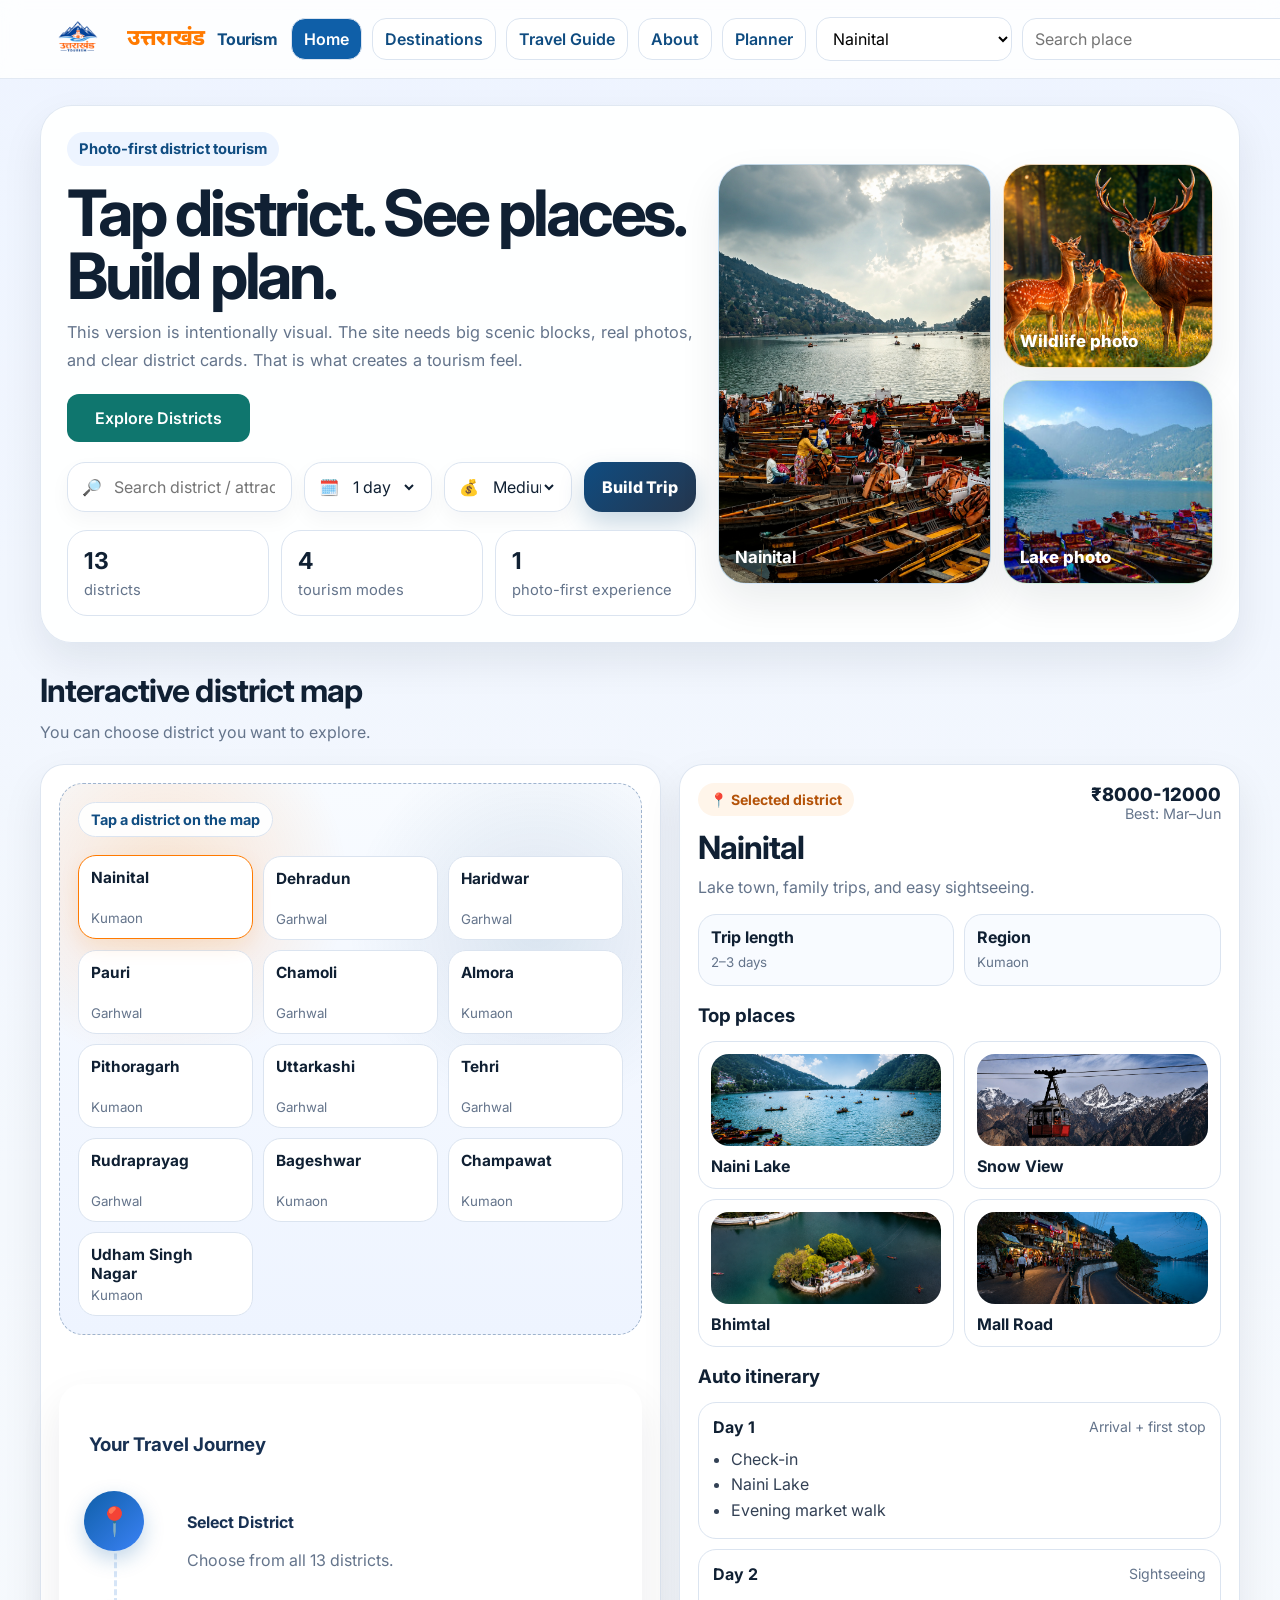
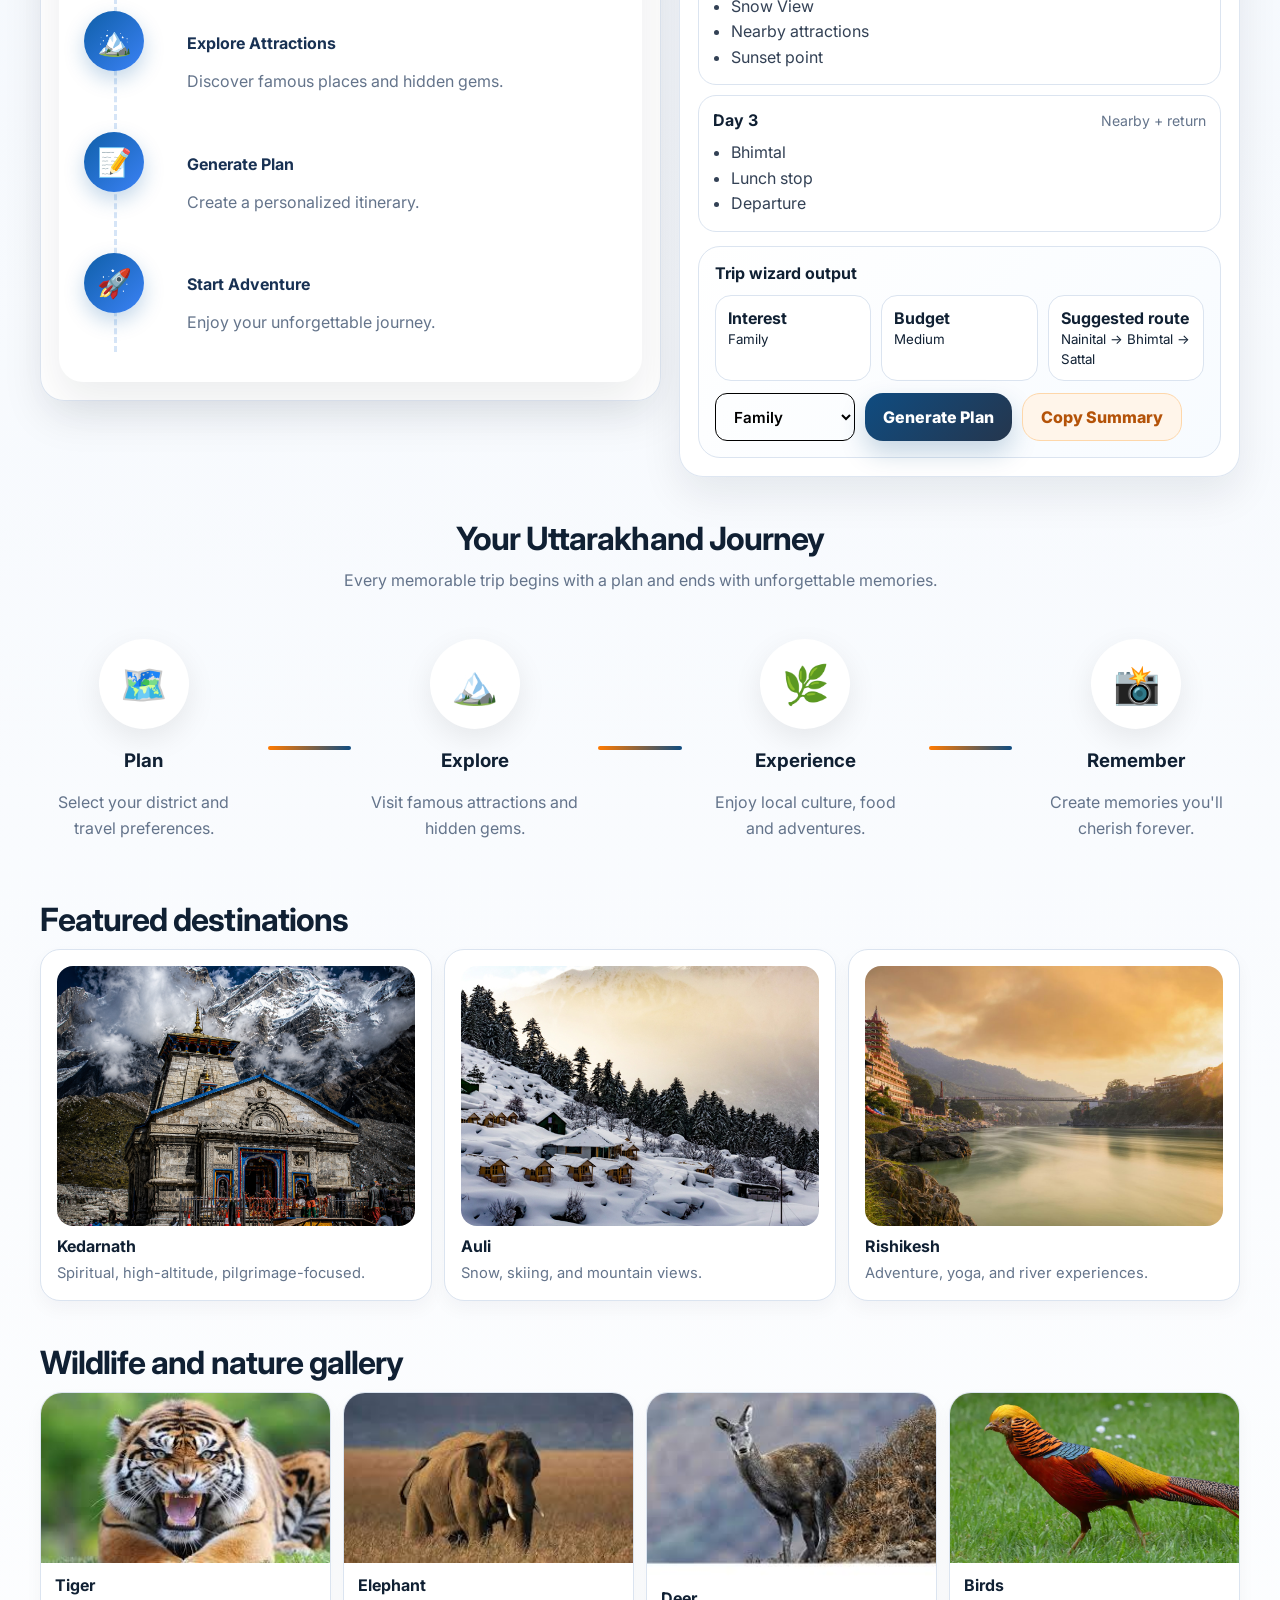
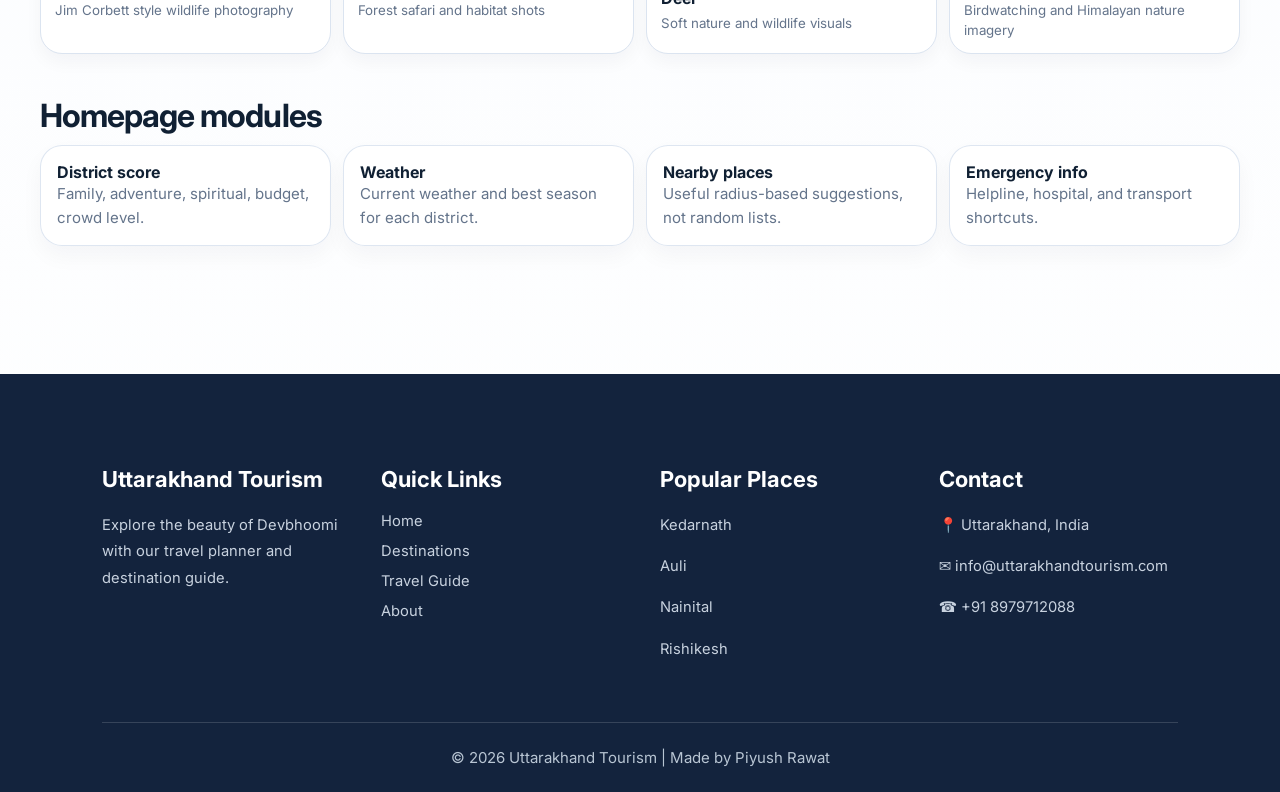
<file: vacational training project/index.html>
<!doctype html>
<html lang="en">
  <head>
    <meta charset="UTF-8" />
    <meta name="viewport" content="width=device-width, initial-scale=1.0" />
    <link rel="icon" type="image/png" href="logo for favicon.png" />
    <link rel="stylesheet" href="index.css" />
    <title>उत्तराखंड Tourism</title>
    <link
      rel="stylesheet"
      href="https://fonts.googleapis.com/css2?family=Inter:wght@400;500;600;700;800&family=Noto+Sans+Devanagari:wght@700;800&display=swap"
    />
  </head>
  <body>
    <div id="progressBar"></div>
    <div class="topbar">
      <div class="wrap topbar-inner">
        <div class="brand">
          <img src="logo website.png"  alt="उत्तराखंड Tourism" class="logo" />
          <span class="hi">उत्तराखंड </span>
          <span class="en">Tourism</span>
        </div>
        <div class="nav">
          <a href="index.html" class="active">Home</a>
          <a href="destination.html">Destinations</a>
          <a href="travel-guide.html">Travel Guide</a>
          <a href="About Uttarakhand.html">About</a>
          <a href="#planner">Planner</a>

          <select id="districtSelect" aria-label="Select district">
            <option>Select District</option>
            <option>Nainital</option>
            <option>Dehradun</option>
            <option>Haridwar</option>
            <option>Pauri</option>
            <option>Chamoli</option>
            <option>Almora</option>
            <option>Pithoragarh</option>
            <option>Uttarkashi</option>
            <option>Tehri</option>
            <option>Rudraprayag</option>
            <option>Bageshwar</option>
            <option>Champawat</option>
            <option>Udham Singh Nagar</option>
          </select>
          <input type="text" placeholder="Search place" />
        </div>
      </div>
    </div>

    <header class="hero">
      <div class="wrap hero-card">
        <div class="hero-grid">
          <div>
            <div class="eyebrow">Photo-first district tourism</div>
            <h1>Tap district. See places. Build plan.</h1>
            <p class="lead">
              This version is intentionally visual. The site needs big scenic
              blocks, real photos, and clear district cards. That is what
              creates a tourism feel.
            </p>

            <div class="hero-actions">
              <a href="destination.html" class="explore-btn">
                Explore Districts
              </a>
            </div>

            <div class="search-row">
              <div class="field">
                <span>🔎</span
                ><input
                  type="text"
                  placeholder="Search district / attraction"
                />
              </div>
              <div class="field">
                <span>🗓️</span>
                <select id="days">
                  <option value="1" selected>1 day</option>
                  <option value="2">2 days</option>
                  <option value="3">3 days</option>
                  <option value="4">5 days</option>
                </select>
              </div>
              <div class="field">
                <span>💰</span>
                <select id="budget">
                  <option>Low</option>
                  <option selected>Medium</option>
                  <option>High</option>
                </select>
              </div>
              <button id="buildTrip" class="btn btn-primary">Build Trip</button>
            </div>

            <div class="stats">
              <div class="stat"><strong>13</strong><span>districts</span></div>
              <div class="stat">
                <strong>4</strong><span>tourism modes</span>
              </div>
              <div class="stat">
                <strong>1</strong><span>photo-first experience</span>
              </div>
            </div>
          </div>

          <div class="hero-art" aria-label="Uttarakhand scenic highlights">
            <div class="art-main">
              <img
                src="kedarnath temple.png"
                
                alt="Kedarnath view"
                class="art-img"
              />
              <div class="art-tag"><b id="heroDistrict">District</b></div>
            </div>

            <div class="art-side">
              <img
                src="deer in wildlife.png"
                
                alt="Uttarakhand wildlife"
                class="art-img"
              />
              <div class="art-tag">Wildlife photo</div>
            </div>

            <div class="art-bottom">
              <img
                src="hero lake.png"
                
                alt="Uttarakhand lake"
                class="art-img"
              />
              <div class="art-tag">Lake photo</div>
            </div>
          </div>
        </div>
      </div>
    </header>

    <main class="wrap">
      <section class="section" id="map">
        <h2>Interactive district map</h2>
        <p class="sub">You can choose district you want to explore.</p>

        <div class="layout">
          <div class="panel map-box">
            <div class="map-placeholder">
              <div class="map-label">Tap a district on the map</div>
              <div class="district-grid">
                <div class="district active" data-key="nainital">
                  <b>Nainital</b><small>Kumaon</small>
                </div>
                <div class="district" data-key="dehradun">
                  <b>Dehradun</b><small>Garhwal</small>
                </div>
                <div class="district" data-key="haridwar">
                  <b>Haridwar</b><small>Garhwal</small>
                </div>
                <div class="district" data-key="pauri">
                  <b>Pauri</b><small>Garhwal</small>
                </div>
                <div class="district" data-key="chamoli">
                  <b>Chamoli</b><small>Garhwal</small>
                </div>
                <div class="district" data-key="almora">
                  <b>Almora</b><small>Kumaon</small>
                </div>
                <div class="district" data-key="pithoragarh">
                  <b>Pithoragarh</b><small>Kumaon</small>
                </div>
                <div class="district" data-key="uttarkashi">
                  <b>Uttarkashi</b><small>Garhwal</small>
                </div>
                <div class="district" data-key="tehri">
                  <b>Tehri</b><small>Garhwal</small>
                </div>
                <div class="district" data-key="rudraprayag">
                  <b>Rudraprayag</b><small>Garhwal</small>
                </div>
                <div class="district" data-key="bageshwar">
                  <b>Bageshwar</b><small>Kumaon</small>
                </div>
                <div class="district" data-key="champawat">
                  <b>Champawat</b><small>Kumaon</small>
                </div>
                <div class="district" data-key="udhamsinghnagar">
                  <b>Udham Singh Nagar</b><small>Kumaon</small>
                </div>
              </div>
            </div>

            <div class="travel-journey">
              <h3>Your Travel Journey</h3>

              <div class="timeline">
                <div class="timeline-item">
                  <div class="timeline-icon">📍</div>
                  <div class="timeline-content">
                    <h4>Select District</h4>
                    <p>Choose from all 13 districts.</p>
                  </div>
                </div>

                <div class="timeline-item">
                  <div class="timeline-icon">🏔️</div>
                  <div class="timeline-content">
                    <h4>Explore Attractions</h4>
                    <p>Discover famous places and hidden gems.</p>
                  </div>
                </div>

                <div class="timeline-item">
                  <div class="timeline-icon">📝</div>
                  <div class="timeline-content">
                    <h4>Generate Plan</h4>
                    <p>Create a personalized itinerary.</p>
                  </div>
                </div>

                <div class="timeline-item">
                  <div class="timeline-icon">🚀</div>
                  <div class="timeline-content">
                    <h4>Start Adventure</h4>
                    <p>Enjoy your unforgettable journey.</p>
                  </div>
                </div>
              </div>
            </div>
          </div>

          <div class="panel" id="planner">
            <div class="details-header">
              <div>
                <div class="badge">📍 Selected district</div>
                <h2 id="districtName" style="margin: 12px 0 8px">Nainital</h2>
                <p id="districtVibe" class="sub" style="margin-bottom: 0">
                  Lake town, family trips, and easy sightseeing.
                </p>
              </div>
              <div style="text-align: right">
                <div
                  id="districtBudget"
                  style="font-weight: 800; font-size: 1.15rem"
                >
                  ₹₹
                </div>
                <div
                  id="districtSeason"
                  style="color: var(--muted); font-size: 0.9rem"
                >
                  Best: Mar–Jun
                </div>
              </div>
            </div>

            <div class="meta">
              <div class="meta-card">
                <b>Trip length</b><small id="districtDays">2–3 days</small>
              </div>
              <div class="meta-card">
                <b>Region</b><small id="districtRegion">Kumaon</small>
              </div>
            </div>

            <h3 style="margin: 18px 0 10px">Top places</h3>
            <div class="places" id="placesList">
              <div class="place">
                <div class="img">
                  <img src="naini lake.png"  alt="Naini Lake" />
                </div>
                <b>Lakefront core</b>
              </div>

              <div class="place">
                <div class="img">
                  <img src="snow view.png"  alt="Snow View" />
                </div>
                <b>Viewpoint</b>
              </div>

              <div class="place">
                <div class="img">
                  <img src="bhimtal.png"  alt="Bhimtal" />
                </div>
                <b>Nearby lake</b>
              </div>

              <div class="place">
                <div class="img">
                  <img src="mall road.png"  alt="Mall Road" />
                </div>
                <b>Walk + shopping</b>
              </div>
            </div>

            <h3 style="margin: 18px 0 10px">Auto itinerary</h3>
            <div class="itinerary" id="itineraryList">
              <div class="day">
                <div class="day-head">
                  <strong>Day 1</strong><span>Arrival + lake</span>
                </div>
                <ul class="clean">
                  <li>Check-in</li>
                  <li>Naini Lake</li>
                  <li>Evening market walk</li>
                </ul>
              </div>
              <div class="day">
                <div class="day-head">
                  <strong>Day 2</strong><span>Main sightseeing</span>
                </div>
                <ul class="clean">
                  <li>Snow View</li>
                  <li>Nearby attractions</li>
                  <li>Sunset point</li>
                </ul>
              </div>
              <div class="day">
                <div class="day-head">
                  <strong>Day 3</strong><span>Nearby + return</span>
                </div>
                <ul class="clean">
                  <li>Bhimtal</li>
                  <li>Lunch stop</li>
                  <li>Departure</li>
                </ul>
              </div>
            </div>

            <div class="trip-box">
              <strong>Trip wizard output</strong>
              <div class="row">
                <div>
                  <b>Interest</b><br /><small id="tripInterest">Family</small>
                </div>
                <div>
                  <b>Budget</b><br /><small id="tripBudget">Medium</small>
                </div>
                <div>
                  <b>Suggested route</b><br /><small id="tripRoute"
                    >Nainital → Bhimtal → Sattal</small
                  >
                </div>
              </div>
              <div class="btn-row">
                <select id="interest">
                  <option value="family">Family</option>
                  <option value="adventure">Adventure</option>
                  <option value="pilgrimage">Pilgrimage</option>
                  <option value="wildlife">Wildlife</option>
                </select>

                <button id="generatePlan" class="btn btn-primary">
                  Generate Plan
                </button>
                <button id="copySummary" class="btn btn-secondary">
                  Copy Summary
                </button>
              </div>
            </div>
          </div>
        </div>
      </section>

      <section class="section journey-section">
        <h2>Your Uttarakhand Journey</h2>

        <p class="sub">
          Every memorable trip begins with a plan and ends with unforgettable
          memories.
        </p>

        <div class="journey">
          <div class="step">
            <div class="circle">🗺️</div>
            <h3>Plan</h3>
            <p>Select your district and travel preferences.</p>
          </div>

          <div class="line"></div>

          <div class="step">
            <div class="circle">🏔️</div>
            <h3>Explore</h3>
            <p>Visit famous attractions and hidden gems.</p>
          </div>

          <div class="line"></div>

          <div class="step">
            <div class="circle">🌿</div>
            <h3>Experience</h3>
            <p>Enjoy local culture, food and adventures.</p>
          </div>

          <div class="line"></div>

          <div class="step">
            <div class="circle">📸</div>
            <h3>Remember</h3>
            <p>Create memories you'll cherish forever.</p>
          </div>
        </div>
      </section>

      <section class="section">
        <h2>Featured destinations</h2>

        <div class="feature-grid">
          <div class="feature-card">
            <div class="feature-photo photo-kedarnath"></div>
            <strong>Kedarnath</strong
            ><span>Spiritual, high-altitude, pilgrimage-focused.</span>
          </div>
          <div class="feature-card">
            <div class="feature-photo photo-auli"></div>
            <strong>Auli</strong><span>Snow, skiing, and mountain views.</span>
          </div>
          <div class="feature-card">
            <div class="feature-photo photo-rishikesh"></div>
            <strong>Rishikesh</strong
            ><span>Adventure, yoga, and river experiences.</span>
          </div>
        </div>
      </section>

      <section class="section">
        <h2>Wildlife and nature gallery</h2>

        <div class="gallery-row">
          <div class="gallery-card">
            <div class="gallery-img g1"></div>
            <div class="cap">
              <b>Tiger</b><small>Jim Corbett style wildlife photography</small>
            </div>
          </div>
          <div class="gallery-card">
            <div class="gallery-img g2"></div>
            <div class="cap">
              <b>Elephant</b><small>Forest safari and habitat shots</small>
            </div>
          </div>
          <div class="gallery-card">
            <div class="gallery-img g3"></div>
            <div class="cap">
              <b>Deer</b><small>Soft nature and wildlife visuals</small>
            </div>
          </div>
          <div class="gallery-card">
            <div class="gallery-img g4"></div>
            <div class="cap">
              <b>Birds</b
              ><small>Birdwatching and Himalayan nature imagery</small>
            </div>
          </div>
        </div>
      </section>

      <section class="section">
        <h2>Homepage modules</h2>
        <div class="mini-grid">
          <div class="mini-card">
            <strong>District score</strong>
            <p>Family, adventure, spiritual, budget, crowd level.</p>
          </div>
          <div class="mini-card">
            <strong>Weather</strong>
            <p>Current weather and best season for each district.</p>
          </div>
          <div class="mini-card">
            <strong>Nearby places</strong>
            <p>Useful radius-based suggestions, not random lists.</p>
          </div>
          <div class="mini-card">
            <strong>Emergency info</strong>
            <p>Helpline, hospital, and transport shortcuts.</p>
          </div>
        </div>
      </section>
    </main>
    <!--footer-->
    <footer class="footer">
      <div class="footer-grid">
        <div>
          <h3>Uttarakhand Tourism</h3>

          <p>
            Explore the beauty of Devbhoomi with our travel planner and
            destination guide.
          </p>
        </div>

        <div>
          <h3>Quick Links</h3>

          <a href="index.html">Home</a>
          <a href="destination.html">Destinations</a>
          <a href="travel-guide.html">Travel Guide</a>
          <a href="about.html">About</a>
        </div>

        <div>
          <h3>Popular Places</h3>

          <p>Kedarnath</p>
          <p>Auli</p>
          <p>Nainital</p>
          <p>Rishikesh</p>
        </div>

        <div>
          <h3>Contact</h3>

          <p>📍 Uttarakhand, India</p>
          <p>✉ info@uttarakhandtourism.com</p>
          <p>☎ +91 8979712088</p>
        </div>
      </div>

      <div class="copyright">
        © 2026 Uttarakhand Tourism | Made  by Piyush Rawat
      </div>
    </footer>
    <script src="district.js"></script>
    <script src="index.js"></script>
  </body>
</html>
</file>
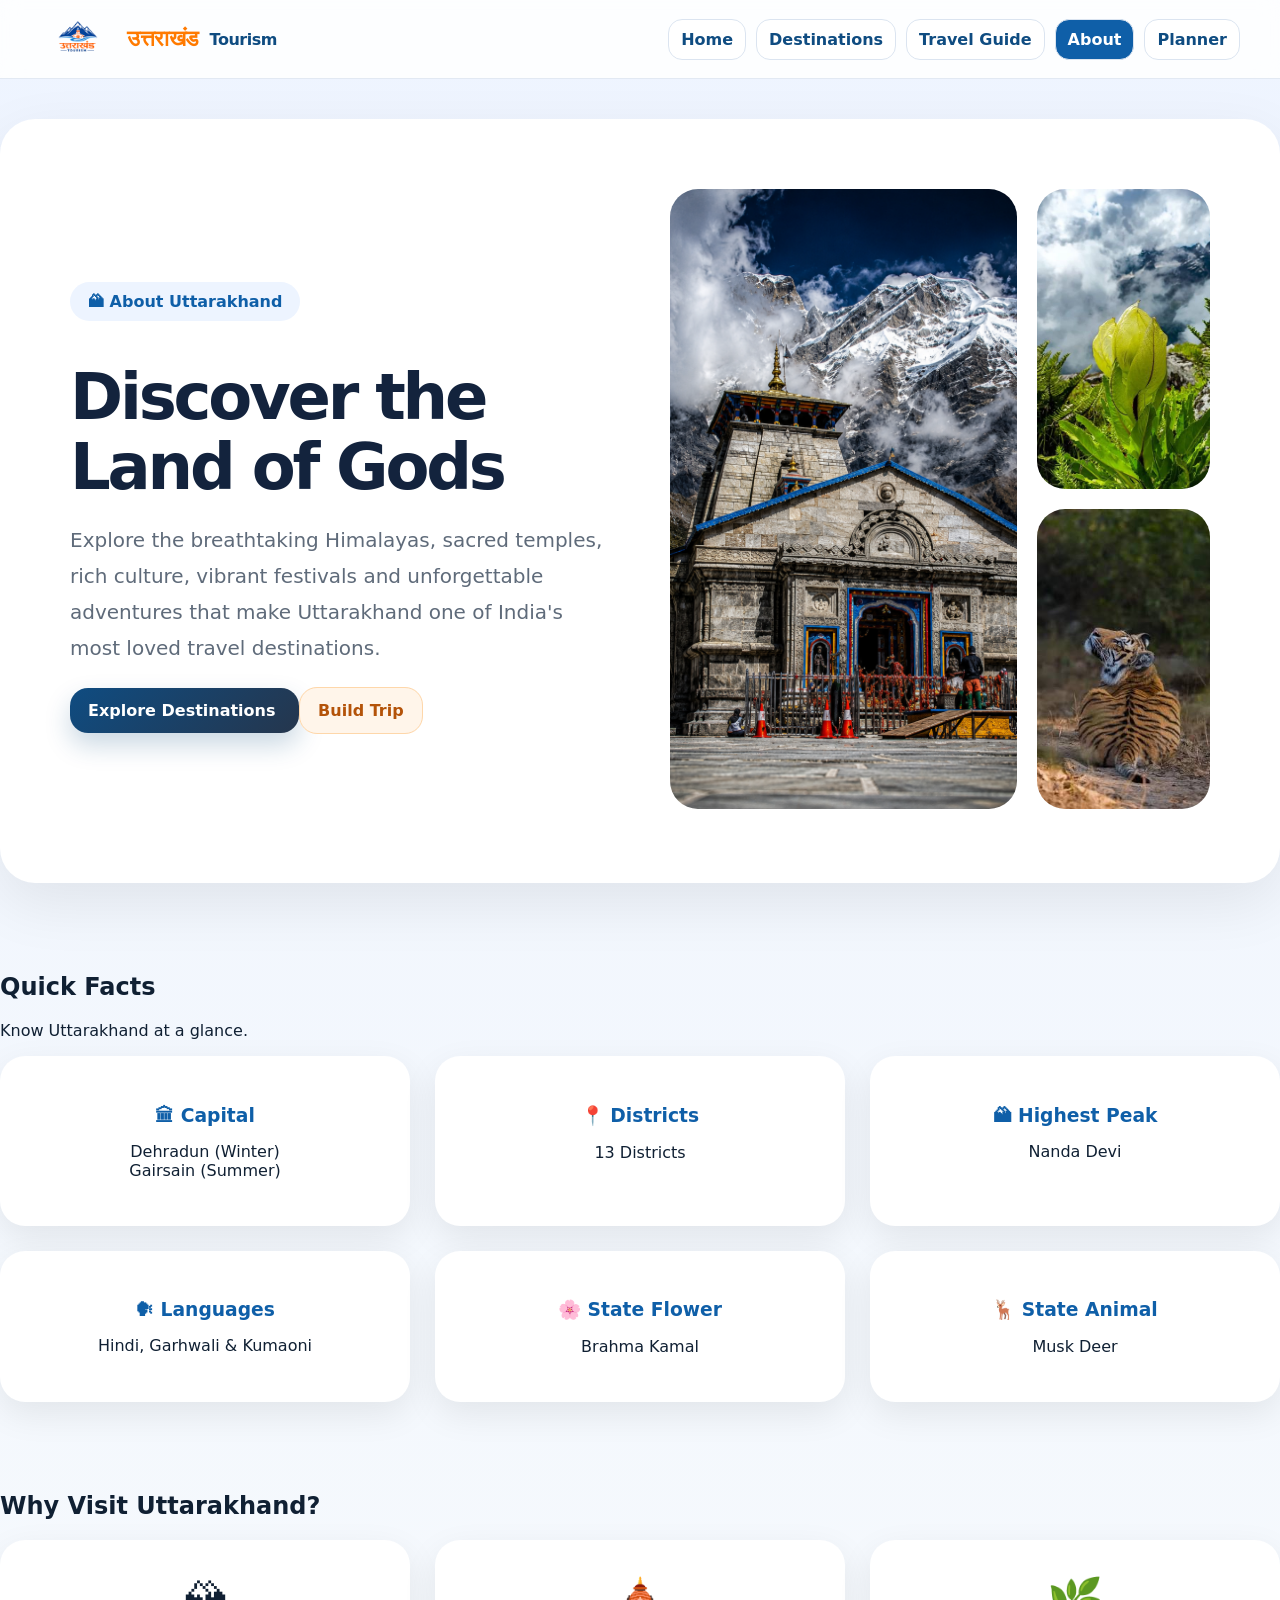
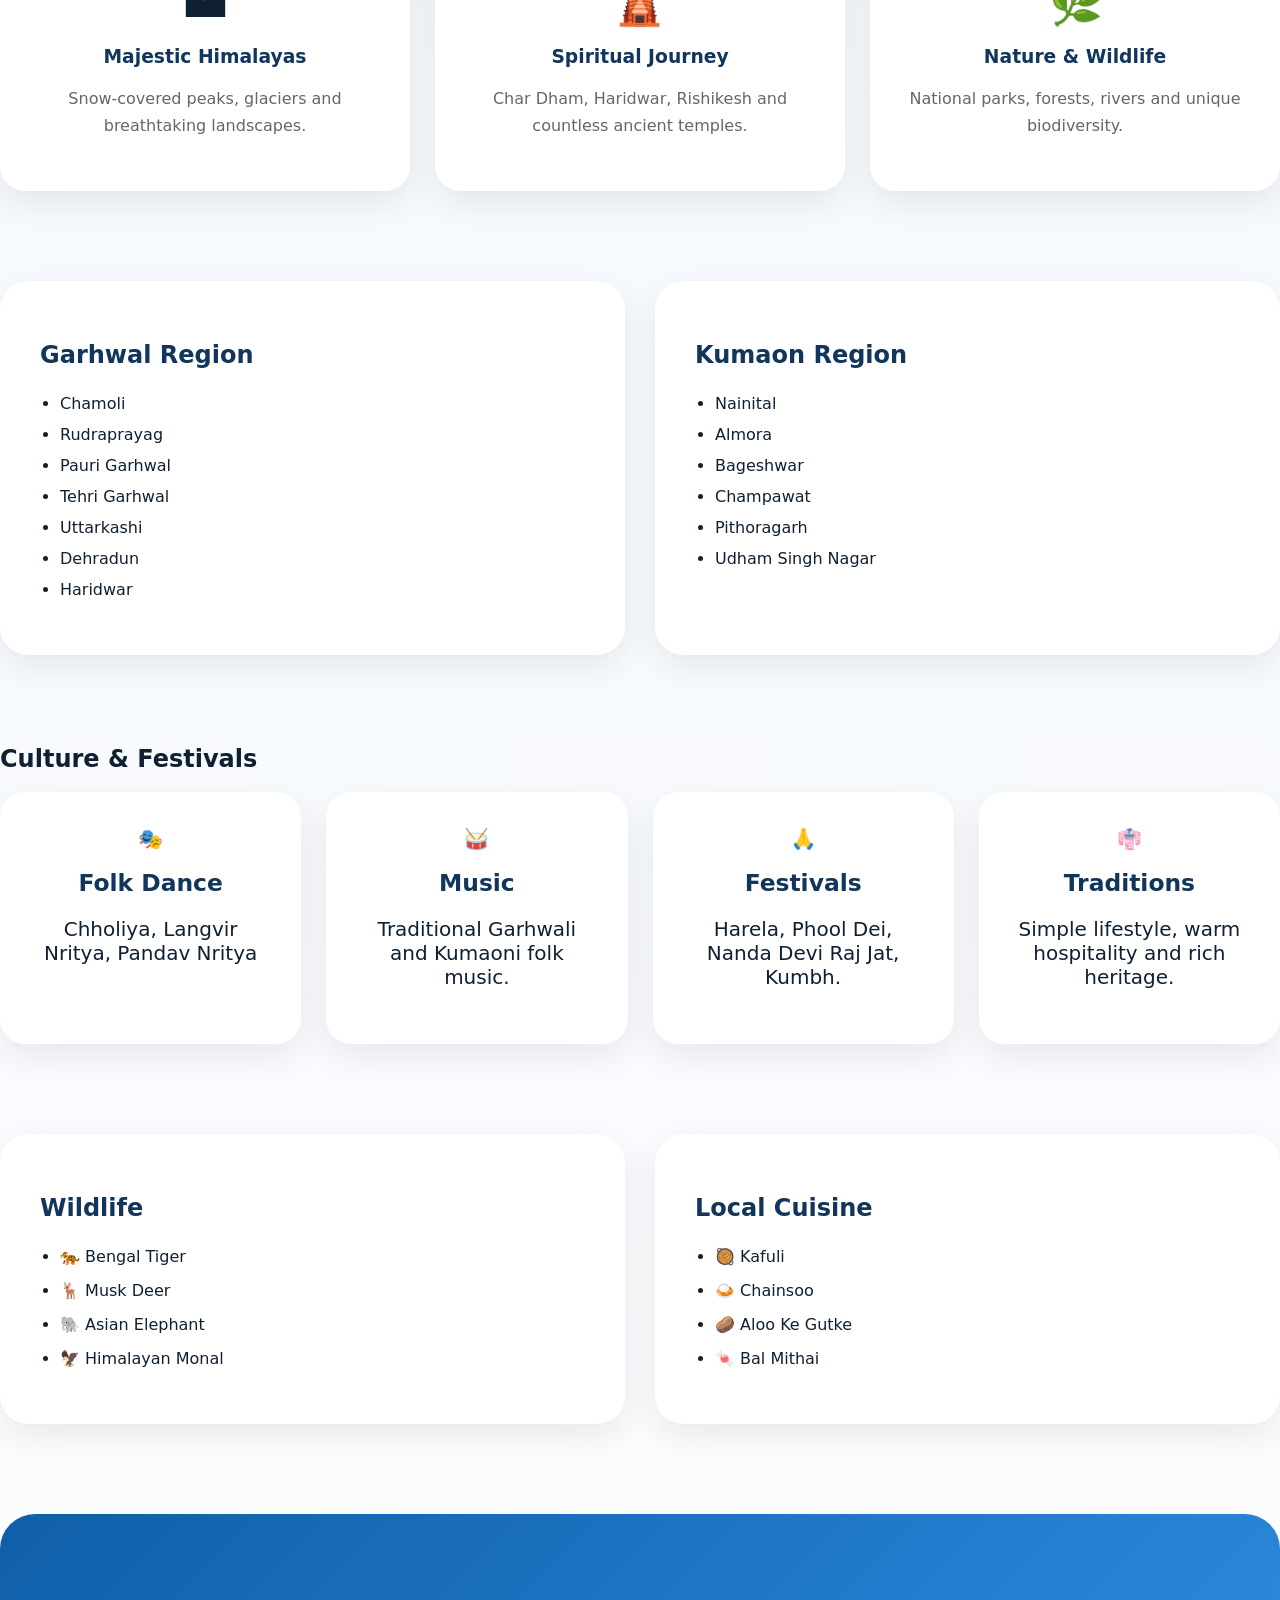
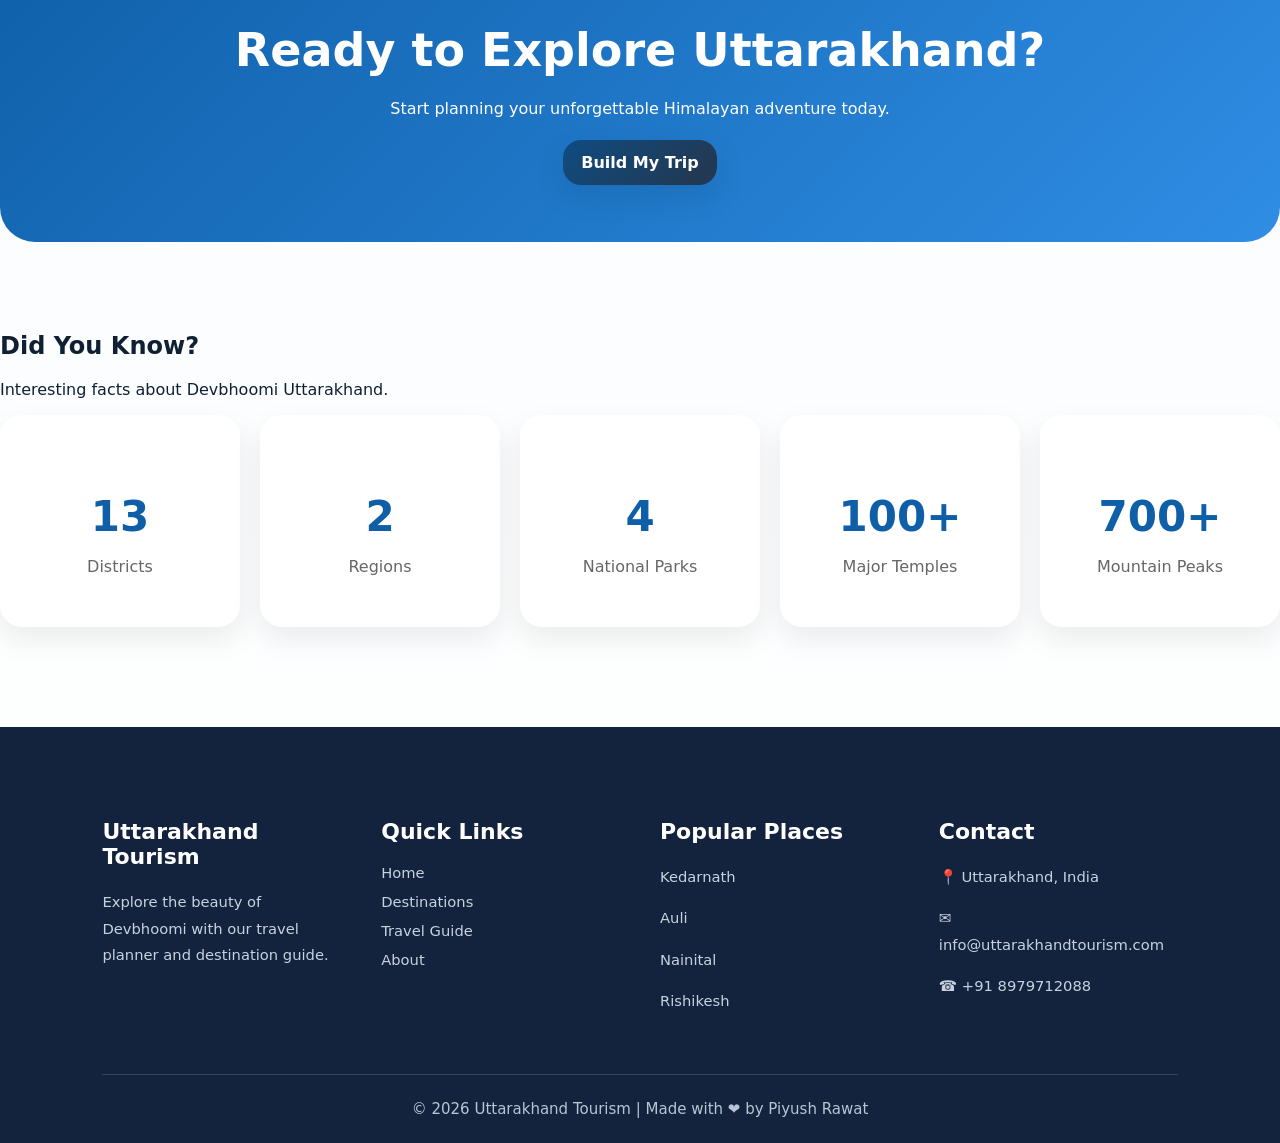
<file: vacational training project/About Uttarakhand.html>
<!doctype html>
<html lang="en">
  <head>
    <meta charset="UTF-8" />
    <meta name="viewport" content="width=device-width, initial-scale=1.0" />
    <link rel="stylesheet" href="index.css" />
    <link rel="stylesheet" href="About Uttarakhand.css" />
    <title>About Uttarakhand</title>
  </head>
  <body>
    <div id="progressBar"></div>

    <div class="topbar">
      <div class="wrap topbar-inner">
        <div class="brand">
          <img src="logo website.png"  alt="उत्तराखंड Tourism" class="logo" />
          <span class="hi">उत्तराखंड</span>
          <span class="en">Tourism</span>
        </div>

        <div class="nav">
          <a href="index.html ">Home</a>
          <a href="destination.html">Destinations</a>
          <a href="travel-guide.html" >Travel Guide</a>
          <a href="About Uttarakhand.html"class="active">About</a>
          <a href="index.html#planner">Planner</a>
        </div>
      </div>
    </div>
    <main>
    <section class="about-hero">
      <div class="about-left">
        <span class="about-tag">🏔 About Uttarakhand</span>

        <h1>
          Discover the <br />
          Land of Gods
        </h1>

        <p>
          Explore the breathtaking Himalayas, sacred temples, rich culture,
          vibrant festivals and unforgettable adventures that make Uttarakhand
          one of India's most loved travel destinations.
        </p>

        <div class="guide-btns">
          <a href="destination.html" class="btn btn-primary">
            Explore Destinations
          </a>

          <a href="index.html#planner" class="btn btn-secondary">
            Build Trip
          </a>
        </div>
      </div>

      <div class="about-right">
        <div class="about-main">
          <img src="kedarnath temple.png"  alt="" />
        </div>

        <div class="about-side">
          <img src="flower.jpg"  alt="flowers" />
          <img src="tiger.jpg"  alt="tiger" />
        </div>
      </div>
    </section>
    <!--Quick facts-->
    <section class="facts">
      <div class="section-title">
        <h2>Quick Facts</h2>
        <p>Know Uttarakhand at a glance.</p>
      </div>

      <div class="facts-grid">
        <div class="fact-card">
          <h3>🏛 Capital</h3>
          <p>Dehradun (Winter)<br />Gairsain (Summer)</p>
        </div>

        <div class="fact-card">
          <h3>📍 Districts</h3>
          <p>13 Districts</p>
        </div>

        <div class="fact-card">
          <h3>🏔 Highest Peak</h3>
          <p>Nanda Devi</p>
        </div>

        <div class="fact-card">
          <h3>🗣 Languages</h3>
          <p>Hindi, Garhwali & Kumaoni</p>
        </div>

        <div class="fact-card">
          <h3>🌸 State Flower</h3>
          <p>Brahma Kamal</p>
        </div>

        <div class="fact-card">
          <h3>🦌 State Animal</h3>
          <p>Musk Deer</p>
        </div>
      </div>
    </section>
    <!--Why Visit Uttarakhand-->
    <section class="why">
      <div class="section-title">
        <h2>Why Visit Uttarakhand?</h2>
      </div>

      <div class="why-grid">
        <div class="why-card">
          <span>🏔</span>
          <h3>Majestic Himalayas</h3>
          <p>Snow-covered peaks, glaciers and breathtaking landscapes.</p>
        </div>

        <div class="why-card">
          <span>🛕</span>
          <h3>Spiritual Journey</h3>
          <p>Char Dham, Haridwar, Rishikesh and countless ancient temples.</p>
        </div>

        <div class="why-card">
          <span>🌿</span>
          <h3>Nature & Wildlife</h3>
          <p>National parks, forests, rivers and unique biodiversity.</p>
        </div>
      </div>
    </section>
    <!--Garhwal and Kumaon-->
    <section class="regions">
      <div class="region">
        <h2>Garhwal Region</h2>

        <ul>
          <li>Chamoli</li>
          <li>Rudraprayag</li>
          <li>Pauri Garhwal</li>
          <li>Tehri Garhwal</li>
          <li>Uttarkashi</li>
          <li>Dehradun</li>
          <li>Haridwar</li>
        </ul>
      </div>

      <div class="region">
        <h2>Kumaon Region</h2>

        <ul>
          <li>Nainital</li>
          <li>Almora</li>
          <li>Bageshwar</li>
          <li>Champawat</li>
          <li>Pithoragarh</li>
          <li>Udham Singh Nagar</li>
        </ul>
      </div>
    </section>
    <!--Culture-->
    <section class="culture">
      <div class="section-title">
        <h2>Culture & Festivals</h2>
      </div>

      <div class="culture-grid">
        <div class="culture-card">
          🎭
          <h3>Folk Dance</h3>
          <p>Chholiya, Langvir Nritya, Pandav Nritya</p>
        </div>

        <div class="culture-card">
          🥁
          <h3>Music</h3>
          <p>Traditional Garhwali and Kumaoni folk music.</p>
        </div>

        <div class="culture-card">
          🙏
          <h3>Festivals</h3>
          <p>Harela, Phool Dei, Nanda Devi Raj Jat, Kumbh.</p>
        </div>

        <div class="culture-card">
          👘
          <h3>Traditions</h3>
          <p>Simple lifestyle, warm hospitality and rich heritage.</p>
        </div>
      </div>
    </section>
    <!--wildlife & cuisines-->
    <section class="double-section">
      <div class="box">
        <h2>Wildlife</h2>

        <ul>
          <li>🐅 Bengal Tiger</li>
          <li>🦌 Musk Deer</li>
          <li>🐘 Asian Elephant</li>
          <li>🦅 Himalayan Monal</li>
        </ul>
      </div>

      <div class="box">
        <h2>Local Cuisine</h2>

        <ul>
          <li>🥘 Kafuli</li>
          <li>🍛 Chainsoo</li>
          <li>🥔 Aloo Ke Gutke</li>
          <li>🍬 Bal Mithai</li>
        </ul>
      </div>
    </section>
    <!--CTA-->
    <section class="about-cta">
      <h2>Ready to Explore Uttarakhand?</h2>

      <p>Start planning your unforgettable Himalayan adventure today.</p>

      <a href="index.html#planner" class="btn btn-primary"> Build My Trip </a>
    </section>
    <!--Did you know-->
    <section class="did-you-know">
      <div class="section-title">
        <h2>Did You Know?</h2>
        <p>Interesting facts about Devbhoomi Uttarakhand.</p>
      </div>

      <div class="facts-strip">
        <div class="strip-card">
          <h3>13</h3>
          <p>Districts</p>
        </div>

        <div class="strip-card">
          <h3>2</h3>
          <p>Regions</p>
        </div>

        <div class="strip-card">
          <h3>4</h3>
          <p>National Parks</p>
        </div>

        <div class="strip-card">
          <h3>100+</h3>
          <p>Major Temples</p>
        </div>

        <div class="strip-card">
          <h3>700+</h3>
          <p>Mountain Peaks</p>
        </div>
      </div>
    </section>
    <!--footer-->
    <footer class="footer">
      <div class="footer-grid">
        <div>
          <h3>Uttarakhand Tourism</h3>

          <p>
            Explore the beauty of Devbhoomi with our travel planner and
            destination guide.
          </p>
        </div>

        <div>
          <h3>Quick Links</h3>

          <a href="index.html">Home</a>
          <a href="destination.html">Destinations</a>
          <a href="travel-guide.html">Travel Guide</a>
          <a href="about.html">About</a>
        </div>

        <div>
          <h3>Popular Places</h3>

          <p>Kedarnath</p>
          <p>Auli</p>
          <p>Nainital</p>
          <p>Rishikesh</p>
        </div>

        <div>
          <h3>Contact</h3>

          <p>📍 Uttarakhand, India</p>
          <p>✉ info@uttarakhandtourism.com</p>
          <p>☎ +91 8979712088</p>
        </div>
      </div>

      <div class="copyright">
        © 2026 Uttarakhand Tourism | Made with ❤️ by Piyush Rawat
      </div>
    </footer>
    
  </body>
</html>
</file>
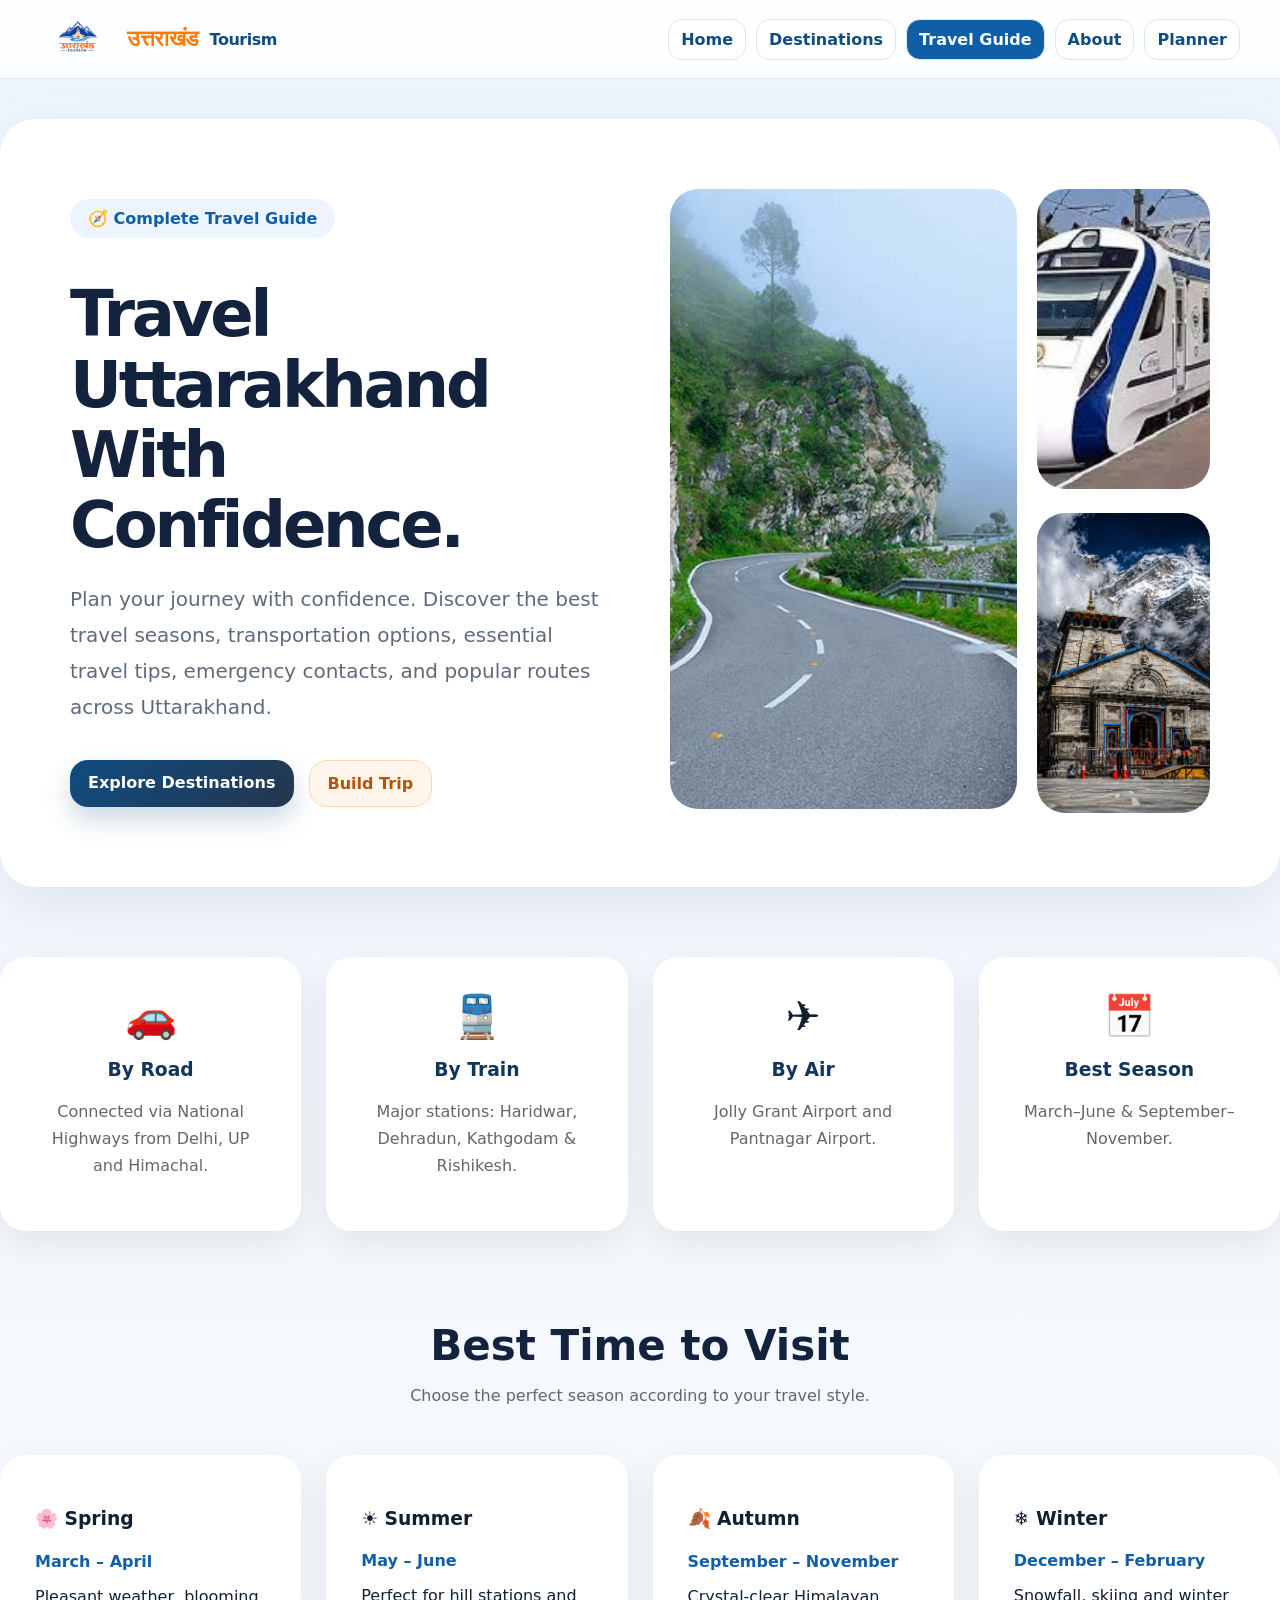
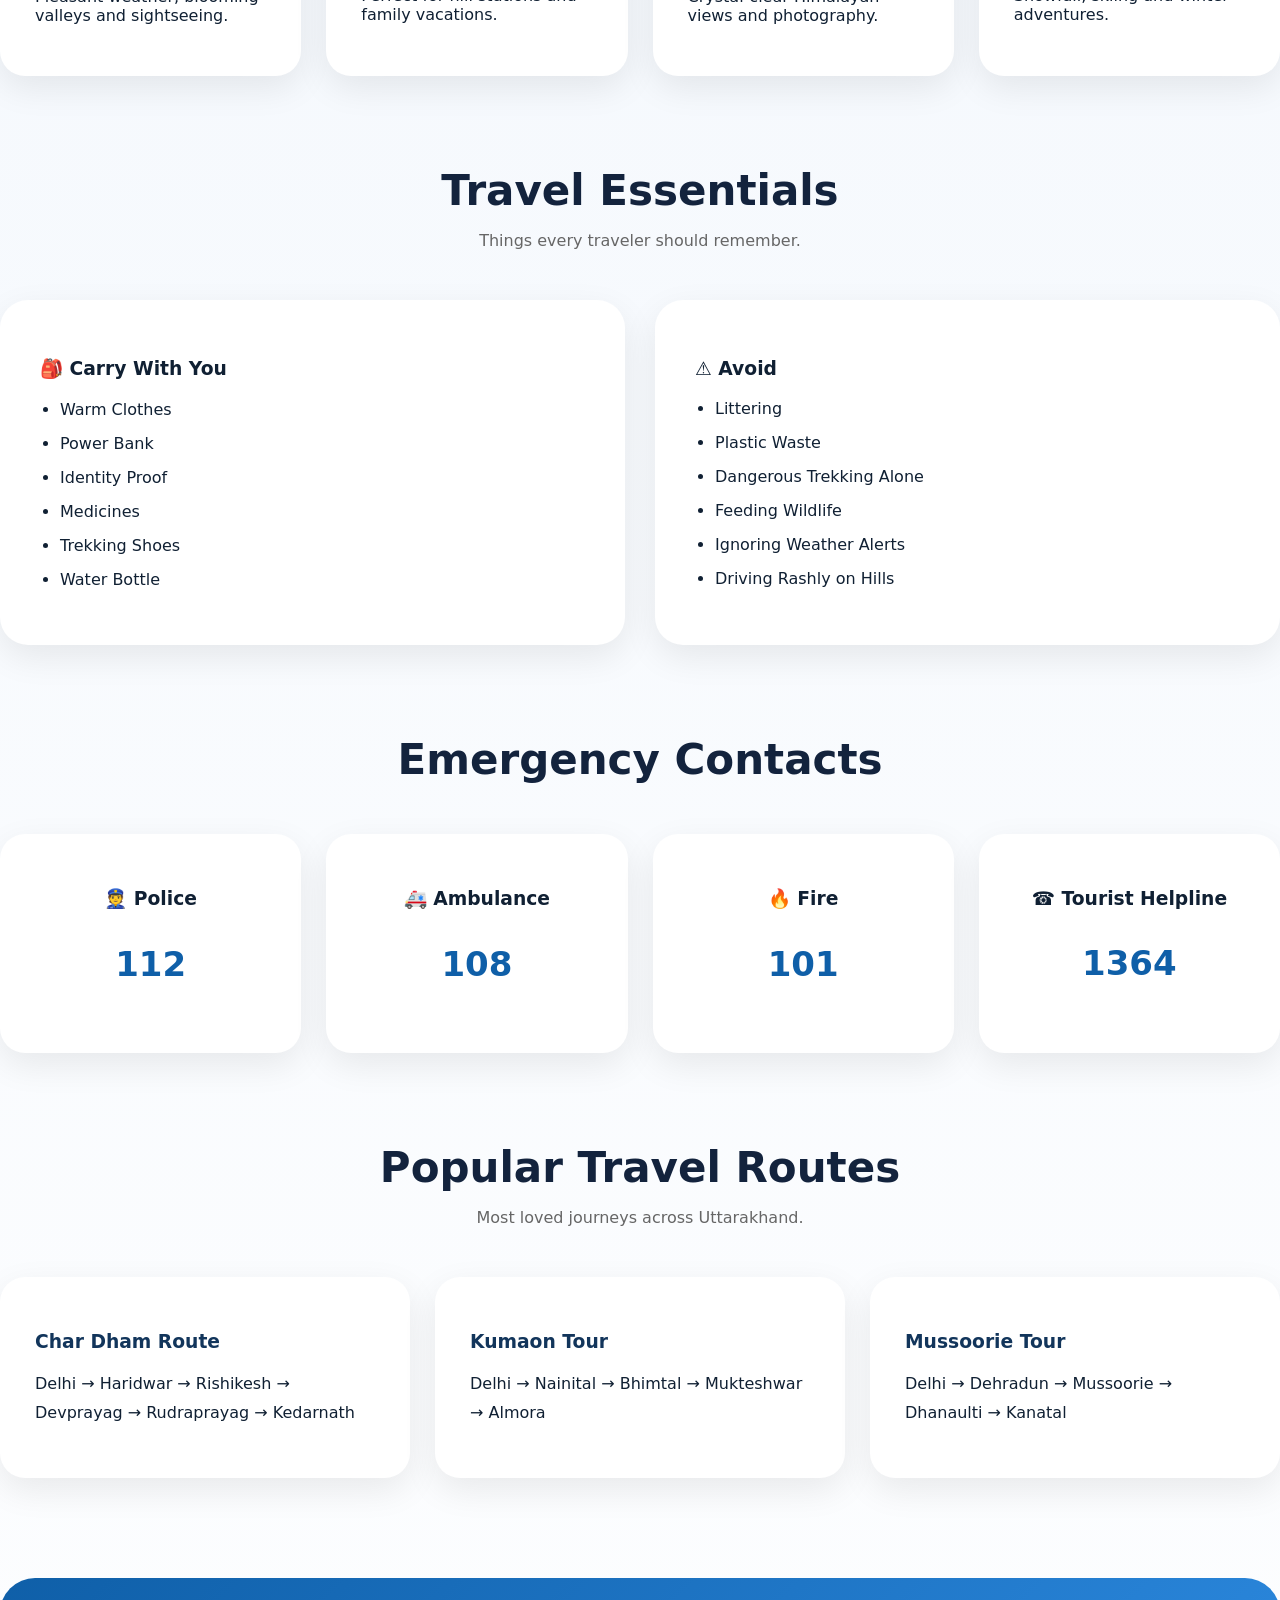
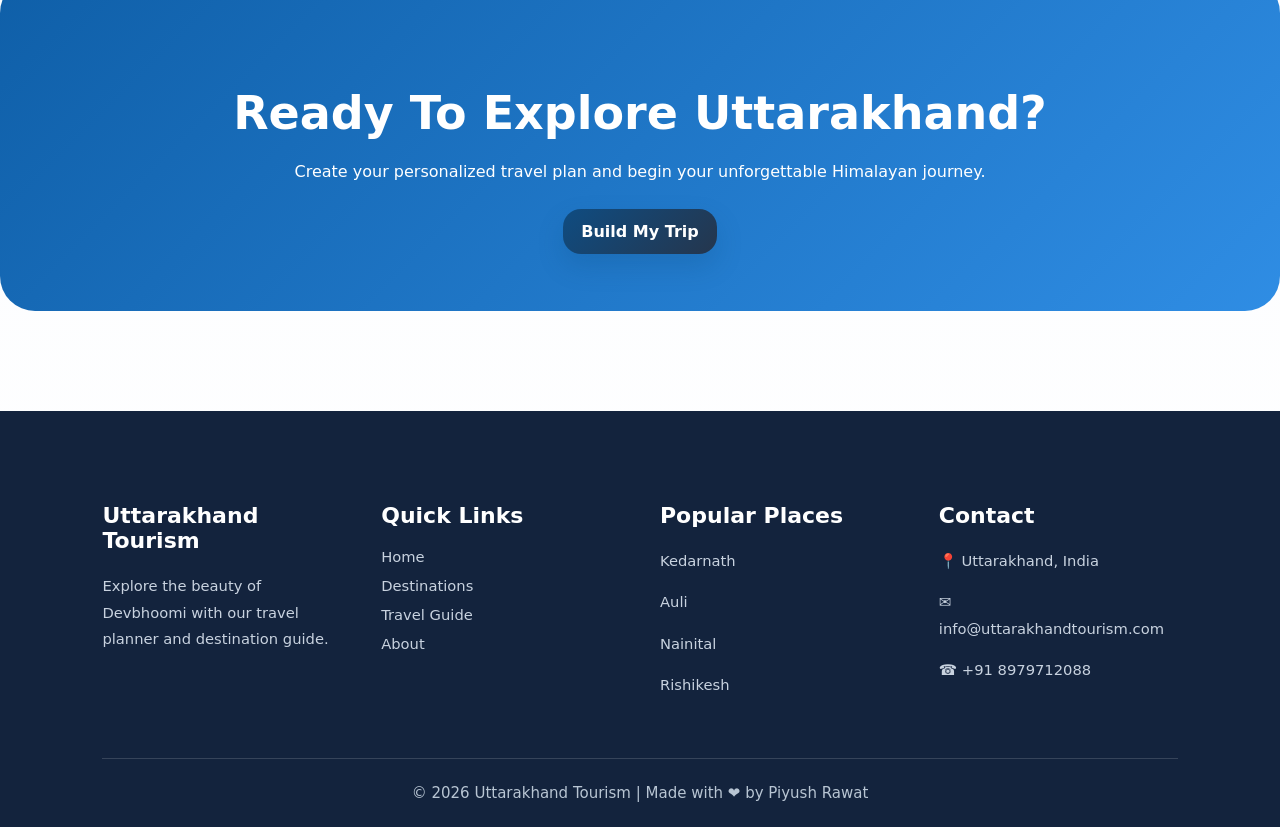
<file: vacational training project/travel-guide.html>
<!doctype html>
<html lang="en">
  <head>
    <meta charset="UTF-8" />
    <meta name="viewport" content="width=device-width, initial-scale=1.0" />
    <link rel="stylesheet" href="index.css" />
    <link rel="stylesheet" href="travel-guide.css" />
    <title>Travel Guide</title>
  </head>
  <body>
    <div id="progressBar"></div>

    <div class="topbar">
      <div class="wrap topbar-inner">
        <div class="brand">
          <img src="logo website.png" alt="उत्तराखंड Tourism" class="logo" />
          <span class="hi">उत्तराखंड</span>
          <span class="en">Tourism</span>
        </div>

        <div class="nav">
          <a href="index.html ">Home</a>
          <a href="destination.html">Destinations</a>
          <a href="travel-guide.html" class="active">Travel Guide</a>
          <a href="About Uttarakhand.html">About</a>
          <a href="index.html#planner">Planner</a>
        </div>
      </div>
    </div>
    <main>
      <!-- Hero Section -->

      <section class="guide-hero">
        <div class="guide-left">
          <span class="guide-tag">🧭 Complete Travel Guide</span>

          <h1>
            Travel Uttarakhand <br />
            With Confidence.
          </h1>

          <p>
            Plan your journey with confidence. Discover the best travel seasons,
            transportation options, essential travel tips, emergency contacts,
            and popular routes across Uttarakhand.
          </p>

          <div class="guide-btns">
            <a href="destination.html" class="btn btn-primary">
              Explore Destinations
            </a>

            <a href="index.html" class="btn btn-secondary"> Build Trip </a>
          </div>
        </div>

        <div class="guide-right">
          <div class="guide-main">
            <img src="roads.jpg" alt="Mountain Road" />
          </div>

          <div class="guide-side">
            <div class="guide-small">
              <img src="train.jpg" alt="Train" />
            </div>

            <div class="guide-small">
              <img src="kedarnath temple.png" alt="Kedarnath" />
            </div>
          </div>
        </div>
      </section>

      <!-- Quick Info -->

      <section class="quick-info">
        <div class="info-card">
          <span>🚗</span>
          <h3>By Road</h3>
          <p>Connected via National Highways from Delhi, UP and Himachal.</p>
        </div>

        <div class="info-card">
          <span>🚆</span>
          <h3>By Train</h3>
          <p>Major stations: Haridwar, Dehradun, Kathgodam & Rishikesh.</p>
        </div>

        <div class="info-card">
          <span>✈️</span>
          <h3>By Air</h3>
          <p>Jolly Grant Airport and Pantnagar Airport.</p>
        </div>

        <div class="info-card">
          <span>📅</span>
          <h3>Best Season</h3>
          <p>March–June & September–November.</p>
        </div>
      </section>

      <!-- Best Time -->

      <section class="travel-season">
        <div class="section-title">
          <h2>Best Time to Visit</h2>
          <p>Choose the perfect season according to your travel style.</p>
        </div>

        <div class="season-grid">
          <div class="season-card">
            <h3>🌸 Spring</h3>
            <h4>March – April</h4>
            <p>Pleasant weather, blooming valleys and sightseeing.</p>
          </div>

          <div class="season-card">
            <h3>☀ Summer</h3>
            <h4>May – June</h4>
            <p>Perfect for hill stations and family vacations.</p>
          </div>

          <div class="season-card">
            <h3>🍂 Autumn</h3>
            <h4>September – November</h4>
            <p>Crystal-clear Himalayan views and photography.</p>
          </div>

          <div class="season-card">
            <h3>❄ Winter</h3>
            <h4>December – February</h4>
            <p>Snowfall, skiing and winter adventures.</p>
          </div>
        </div>
      </section>

      <!-- Travel Essentials -->

      <section class="travel-essentials">
        <div class="section-title">
          <h2>Travel Essentials</h2>
          <p>Things every traveler should remember.</p>
        </div>

        <div class="essentials-grid">
          <div class="essential-box">
            <h3>🎒 Carry With You</h3>

            <ul>
              <li>Warm Clothes</li>

              <li>Power Bank</li>

              <li>Identity Proof</li>

              <li>Medicines</li>

              <li>Trekking Shoes</li>

              <li>Water Bottle</li>
            </ul>
          </div>

          <div class="essential-box">
            <h3>⚠ Avoid</h3>

            <ul>
              <li>Littering</li>

              <li>Plastic Waste</li>

              <li>Dangerous Trekking Alone</li>

              <li>Feeding Wildlife</li>

              <li>Ignoring Weather Alerts</li>

              <li>Driving Rashly on Hills</li>
            </ul>
          </div>
        </div>
      </section>

      <!-- Emergency -->

      <section class="emergency">
        <div class="section-title">
          <h2>Emergency Contacts</h2>
        </div>

        <div class="emergency-grid">
          <div class="emergency-card">
            <h3>👮 Police</h3>

            <p>112</p>
          </div>

          <div class="emergency-card">
            <h3>🚑 Ambulance</h3>

            <p>108</p>
          </div>

          <div class="emergency-card">
            <h3>🔥 Fire</h3>

            <p>101</p>
          </div>

          <div class="emergency-card">
            <h3>☎ Tourist Helpline</h3>

            <p>1364</p>
          </div>
        </div>
      </section>

      <!-- Popular Routes -->

      <section class="popular-routes">
        <div class="section-title">
          <h2>Popular Travel Routes</h2>

          <p>Most loved journeys across Uttarakhand.</p>
        </div>

        <div class="route-grid">
          <div class="route-card">
            <h3>Char Dham Route</h3>

            <p>
              Delhi → Haridwar → Rishikesh → Devprayag → Rudraprayag → Kedarnath
            </p>
          </div>

          <div class="route-card">
            <h3>Kumaon Tour</h3>

            <p>Delhi → Nainital → Bhimtal → Mukteshwar → Almora</p>
          </div>

          <div class="route-card">
            <h3>Mussoorie Tour</h3>

            <p>Delhi → Dehradun → Mussoorie → Dhanaulti → Kanatal</p>
          </div>
        </div>
      </section>

      <!-- CTA -->

      <section class="guide-cta">
        <h2>Ready To Explore Uttarakhand?</h2>

        <p>
          Create your personalized travel plan and begin your unforgettable
          Himalayan journey.
        </p>

        <a href="index.html#planner" class="btn btn-primary"> Build My Trip </a>
      </section>
      <!--footer-->
      <footer class="footer">
        <div class="footer-grid">
          <div>
            <h3>Uttarakhand Tourism</h3>

            <p>
              Explore the beauty of Devbhoomi with our travel planner and
              destination guide.
            </p>
          </div>

          <div>
            <h3>Quick Links</h3>

            <a href="index.html">Home</a>
            <a href="destination.html">Destinations</a>
            <a href="travel-guide.html">Travel Guide</a>
            <a href="about.html">About</a>
          </div>

          <div>
            <h3>Popular Places</h3>

            <p>Kedarnath</p>
            <p>Auli</p>
            <p>Nainital</p>
            <p>Rishikesh</p>
          </div>

          <div>
            <h3>Contact</h3>

            <p>📍 Uttarakhand, India</p>
            <p>✉ info@uttarakhandtourism.com</p>
            <p>☎ +91 8979712088</p>
          </div>
        </div>

        <div class="copyright">
          © 2026 Uttarakhand Tourism | Made with ❤️ by Piyush Rawat
        </div>
      </footer>
    </main>
  </body>
</html>
</file>
<file: vacational training project/index.css>
:root {
  --bg: #f4f8fd;
  --card: #ffffff;
  --text: #102033;
  --muted: #64748b;
  --line: #dbe4f0;
  --blue: #0f4c81;
  --orange: #ff7a00;
  --green: #2e8b57;
  --shadow: 0 18px 42px rgba(15, 23, 42, 0.08);
  --radius: 24px;
}

* {
  box-sizing: border-box;
}
html {
  scroll-behavior: smooth;
}
body {
  margin: 0;
  font-family:
    Inter,
    system-ui,
    -apple-system,
    Segoe UI,
    Roboto,
    Arial,
    sans-serif;
  background: linear-gradient(180deg, #eef4ff 0%, var(--bg) 30%, #ffffff 100%);
  color: var(--text);
}

a {
  color: inherit;
  text-decoration: none;
}
button,
input,
select {
  font: inherit;
}

.wrap {
  width: min(1200px, calc(100% - 32px));
  margin: 0 auto;
}

.topbar {
  position: sticky;
  top: 0;
  z-index: 20;
  backdrop-filter: blur(10px);
  background: rgba(255, 255, 255, 0.84);
  border-bottom: 1px solid rgba(219, 228, 240, 0.8);
}

.topbar-inner {
  display: flex;
  gap: 14px;
  align-items: center;
  justify-content: space-between;
  padding: 14px 0;
  flex-wrap: nowrap;
}

.logo {
  height: 65px;
  width: 100px;
  overflow: hidden;
  display: block;
}

.brand {
  display: flex;
  align-items: center;
  gap: 12px;
  font-weight: 800;
  letter-spacing: -0.03em;
}

.brand img {
  height: 50px;
  width: auto;
  display: block;
}

.brand .hi {
  color: var(--orange);
  font-size: 1.4rem;
  font-family: "Noto Sans Devanagari", sans-serif;
  font-weight: 800;
}

.brand .en {
  color: var(--blue);
  font-size: 1rem;
  font-weight: 700;
}

.nav {
  display: flex;
  align-items: center;
  gap: 10px;
  flex-wrap: nowrap;
}

.nav a,
.nav select,
.nav input {
  border: 1px solid var(--line);
  background: #fff;
  border-radius: 14px;
  padding: 10px 12px;
  outline: none;
  transition: 0.2s ease;
}

.nav a {
  color: var(--blue);
  font-weight: 600;
  white-space: nowrap;
}
.nav a:hover,
.nav select:hover,
.nav input:hover {
  border-color: #b9cae1;
}

.hero {
  padding: 26px 0 14px;
}

.hero-card {
  background: rgba(255, 255, 255, 0.92);
  border: 1px solid rgba(219, 228, 240, 0.85);
  border-radius: 32px;
  box-shadow: var(--shadow);
  padding: 26px;
}

.hero-grid {
  display: grid;
  grid-template-columns: 1.12fr 0.88fr;
  gap: 22px;
  align-items: center;
}

.eyebrow {
  display: inline-flex;
  align-items: center;
  gap: 8px;
  padding: 8px 12px;
  border-radius: 999px;
  background: #edf4ff;
  color: var(--blue);
  font-size: 0.92rem;
  font-weight: 700;
}

.hero-actions {
  margin: 20px 0;
}

.explore-btn {
  display: inline-block;
  padding: 14px 28px;
  background: #0f766e;
  color: white;
  text-decoration: none;
  border-radius: 12px;
  font-weight: 600;
  transition: 0.3s;
}

.explore-btn:hover {
  transform: translateY(-2px);
}

h1 {
  margin: 16px 0 12px;
  font-size: clamp(2.2rem, 5vw, 4.35rem);
  line-height: 0.98;
  letter-spacing: -0.05em;
}

.lead {
  margin: 0;
  color: var(--muted);
  line-height: 1.68;
  max-width: 64ch;
  font-size: 1.02rem;
}

.search-row {
  display: grid;
  grid-template-columns: 1.4fr 0.8fr 0.8fr auto;
  gap: 12px;
  margin-top: 20px;
}

.field {
  display: flex;
  align-items: center;
  gap: 10px;
  background: #fff;
  border: 1px solid var(--line);
  border-radius: 18px;
  padding: 13px 14px;
  box-shadow: 0 8px 20px rgba(15, 23, 42, 0.04);
}

.field input,
.field select {
  border: 0;
  outline: 0;
  width: 100%;
  background: transparent;
  color: var(--text);
}

#interest {
  padding: 10px 14px;
  border: 1px solid #000000;
  border-radius: 12px;
  background: #f2e7e700;
  color: hsl(0, 0%, 0%);
  font-size: 0.95rem;
  font-weight: 600;
  cursor: pointer;
  min-width: 140px;
  transition: all 0.2s ease;
}

#interest:focus {
  outline: none;
  border-color: #00dbf8;
  box-shadow: 0 0 0 1px rgb(232, 132, 132);
}

#interest:hover {
  transform: translateY(-1px);
}

.btn {
  border: 0;
  border-radius: 18px;
  padding: 13px 18px;
  font-weight: 800;
  cursor: pointer;
  transition: 0.2s ease;
}

.btn:hover {
  transform: translateY(-1px);
}

.btn-primary {
  color: white;
  background: linear-gradient(135deg, var(--blue), #25364d);
  box-shadow: 0 12px 26px rgba(15, 76, 129, 0.22);
}

.btn-secondary {
  background: #fff5ea;
  color: #b45309;
  border: 1px solid #fed7aa;
}

.stats {
  display: grid;
  grid-template-columns: repeat(3, 1fr);
  gap: 12px;
  margin-top: 18px;
}

.stat {
  background: #fff;
  border: 1px solid var(--line);
  border-radius: 20px;
  padding: 16px;
}

.stat strong {
  display: block;
  font-size: 1.45rem;
  margin-bottom: 4px;
}

.stat span {
  color: var(--muted);
  font-size: 0.92rem;
}

.hero-art {
  display: grid;
  grid-template-columns: 1.3fr 1fr;
  gap: 12px;
  min-height: 420px;
}

.art-main,
.art-side,
.art-bottom {
  border-radius: 28px;
  overflow: hidden;
  position: relative;
  box-shadow: var(--shadow);
  border: 1px solid rgba(255, 255, 255, 0.4);
  background-size: cover;
  background-position: center;
}

.art-main {
  grid-row: span 2;
  min-height: 420px;
  background:
    linear-gradient(180deg, rgba(15, 76, 129, 0.08), rgba(0, 0, 0, 0.18)),
    linear-gradient(135deg, #c7e1ff, #9bd3ff 40%, #d9f2ff);
  position: relative;
  overflow: hidden;
}

.art-img {
  position: absolute;
  inset: 0;
  width: 100%;
  height: 100%;
  object-fit: cover;
  display: block;
}

.art-side {
  min-height: 204px;
  background:
    linear-gradient(180deg, rgba(255, 122, 0, 0.12), rgba(0, 0, 0, 0.16)),
    linear-gradient(135deg, #ffe6c5, #ffc781 40%, #fff3dd);
}

.art-bottom {
  min-height: 204px;
  background:
    linear-gradient(180deg, rgba(46, 139, 87, 0.12), rgba(0, 0, 0, 0.16)),
    linear-gradient(135deg, #d1f2dd, #9be2b8 40%, #effaf2);
  position: relative;
  overflow: hidden;
  border-radius: 24px;
}

.art-tag {
  position: absolute;
  left: 16px;
  bottom: 16px;
  right: 16px;
  color: #fff;
  font-weight: 800;
  font-size: 1.05rem;
  text-shadow: 0 2px 12px rgba(0, 0, 0, 0.28);
}

.journey-section {
  text-align: center;
  padding: 70px 0;
}

.journey {
  display: flex;
  justify-content: space-between;
  align-items: center;
  gap: 20px;
  margin-top: 45px;
}

.step {
  flex: 1;
}

.circle {
  width: 90px;
  height: 90px;
  border-radius: 50%;
  margin: auto;
  display: flex;
  align-items: center;
  justify-content: center;
  font-size: 38px;
  background: white;
  box-shadow: 0 10px 30px rgba(0, 0, 0, 0.08);
  transition: 0.3s;
}

.step:hover .circle {
  transform: translateY(-8px) scale(1.05);
}

.line {
  height: 4px;
  flex: 0.4;
  border-radius: 50px;
  background: linear-gradient(90deg, #ff7a00, #0f4c81);
}

.step h3 {
  margin-top: 20px;
}

.step p {
  color: #64748b;
  line-height: 1.6;
}

.section {
  padding: 14px 0 28px;
}

.section h2 {
  margin: 0 0 10px;
  font-size: clamp(1.45rem, 2.5vw, 2rem);
  letter-spacing: -0.03em;
}

.sub {
  margin: 0 0 18px;
  color: var(--muted);
  line-height: 1.6;
}

.layout {
  display: grid;
  grid-template-columns: 1.05fr 0.95fr;
  gap: 18px;
  align-items: start;
}

.panel {
  background: rgba(255, 255, 255, 0.94);
  border: 1px solid rgba(219, 228, 240, 0.9);
  border-radius: var(--radius);
  box-shadow: var(--shadow);
  padding: 18px;
}

.map-box {
  min-height: 560px;
  display: flex;
  flex-direction: column;
  gap: 14px;
}

.map-placeholder {
  flex: 1;
  border-radius: 24px;
  border: 1px dashed #9fb4ce;
  background:
    radial-gradient(
      circle at 18% 18%,
      rgba(255, 122, 0, 0.18),
      transparent 28%
    ),
    radial-gradient(
      circle at 82% 26%,
      rgba(15, 76, 129, 0.12),
      transparent 30%
    ),
    linear-gradient(180deg, #f8fbff, #eef4ff);
  position: relative;
  overflow: hidden;
  padding: 18px;
}

.travel-journey {
  margin-top: 35px;
  background: #fff;
  border-radius: 24px;
  padding: 30px;
  box-shadow: var(--shadow);
}

.travel-journey h3 {
  margin-bottom: 35px;
  color: #183153;
}

.timeline {
  position: relative;
  margin-left: 25px;
  border-left: 3px dashed #d6e5f7;
}

.timeline-item {
  display: flex;
  gap: 20px;
  position: relative;
  margin-bottom: 22px;
  padding-left: 20px;
}

.timeline-item:last-child {
  margin-bottom: 0;
}

.timeline-icon {
  width: 60px;
  height: 60px;
  border-radius: 50%;
  background: linear-gradient(135deg, #0f5fa8, #3b82f6);
  color: white;
  display: flex;
  align-items: center;
  justify-content: center;
  font-size: 28px;
  position: absolute;
  left: -33px;
  box-shadow: 0 8px 20px rgba(15, 95, 168, 0.25);
}

.timeline-content {
  margin-left: 50px;
}

.timeline-content h4 {
  margin-bottom: 6px;
  color: #183153;
}

.timeline-content p {
  color: #64748b;
  line-height: 1.6;
}

.map-label {
  position: absolute;
  inset: 18px auto auto 18px;
  display: inline-flex;
  align-items: center;
  gap: 8px;
  padding: 8px 12px;
  border-radius: 999px;
  background: rgba(255, 255, 255, 0.92);
  border: 1px solid var(--line);
  font-size: 0.9rem;
  font-weight: 700;
  color: var(--blue);
}

.district-grid {
  display: grid;
  grid-template-columns: repeat(3, 1fr);
  gap: 10px;
  margin-top: 54px;
}

.district {
  cursor: pointer;
  border: 1px solid var(--line);
  background: #fff;
  border-radius: 18px;
  padding: 12px;
  min-height: 84px;
  display: flex;
  flex-direction: column;
  justify-content: space-between;
  transition: 0.2s ease;
}

.district b {
  font-size: 0.96rem;
}
.district small {
  color: var(--muted);
}
.district.active {
  border-color: var(--orange);
  box-shadow: 0 8px 20px rgba(255, 122, 0, 0.12);
  transform: translateY(-1px);
}

.details-header {
  display: flex;
  justify-content: space-between;
  gap: 12px;
  align-items: start;
  flex-wrap: wrap;
}

.badge {
  display: inline-flex;
  align-items: center;
  gap: 8px;
  padding: 8px 12px;
  border-radius: 999px;
  background: #fff5ea;
  color: #b45309;
  font-size: 0.88rem;
  font-weight: 700;
}

.meta {
  display: grid;
  grid-template-columns: repeat(2, 1fr);
  gap: 10px;
  margin-top: 14px;
}

.meta-card {
  background: #f8fbff;
  border: 1px solid var(--line);
  border-radius: 18px;
  padding: 12px;
}

.meta-card b {
  display: block;
  margin-bottom: 4px;
}
.meta-card small {
  color: var(--muted);
  line-height: 1.45;
}

.places {
  display: grid;
  grid-template-columns: repeat(2, 1fr);
  gap: 10px;
  margin-top: 14px;
}

.place {
  background: #fff;
  border: 1px solid var(--line);
  border-radius: 18px;
  padding: 12px;
  min-height: 130px;
}

.place .img {
  height: 92px;
  border-radius: 14px;
  background: linear-gradient(
    135deg,
    rgba(15, 76, 129, 0.16),
    rgba(255, 122, 0, 0.18)
  );
  margin-bottom: 10px;
  display: flex;
  align-items: end;
  padding: 0;
  border-radius: 18px;
  overflow: hidden;
  color: rgba(16, 32, 51, 0.85);
  font-weight: 800;
  font-size: 0.95rem;
  position: relative;
}

.place .img span {
  position: absolute;
  bottom: 8px;
  left: 10px;
  color: white;
  font-weight: 700;
}
.place .img img {
  width: 100%;
  height: 100%;
  object-fit: cover;
  display: block;
}

.itinerary {
  display: grid;
  gap: 10px;
  margin-top: 14px;
}

.day {
  background: #fff;
  border: 1px solid var(--line);
  border-radius: 18px;
  padding: 14px;
}

.day-head {
  display: flex;
  justify-content: space-between;
  gap: 10px;
  align-items: center;
  margin-bottom: 10px;
}

.day-head span {
  color: var(--muted);
  font-size: 0.88rem;
}

ul.clean {
  margin: 0;
  padding-left: 18px;
  color: #334155;
  line-height: 1.6;
}

.mini-grid {
  display: grid;
  grid-template-columns: repeat(4, 1fr);
  gap: 12px;
}

.mini-card {
  background: rgba(255, 255, 255, 0.94);
  border: 1px solid rgba(219, 228, 240, 0.9);
  border-radius: 22px;
  padding: 16px;
  box-shadow: 0 10px 22px rgba(15, 23, 42, 0.04);
}

.mini-card h3 {
  margin: 10px 0 8px;
}
.mini-card p {
  margin: 0;
  color: var(--muted);
  line-height: 1.55;
  font-size: 0.94rem;
}

.feature-grid {
  display: grid;
  grid-template-columns: repeat(3, 1fr);
  gap: 12px;
}

.feature-card {
  background: #fff;
  border: 1px solid var(--line);
  border-radius: 20px;
  padding: 16px;
  box-shadow: 0 8px 18px rgba(15, 23, 42, 0.04);
  min-height: 200px;
}

.feature-photo {
  height: 118px;
  border-radius: 16px;
  margin-bottom: 10px;
  background-size: cover;
  background-position: center;
}

.photo-kedarnath {
  background:
    linear-gradient(180deg, rgba(0, 0, 0, 0.08), rgba(0, 0, 0, 0.2)),
    linear-gradient(135deg, #cedffb, #9dc7ff);
  background-image: url(kedarnath\ temple.png);
  width: 100%;
  height: 260px;
  background-size: cover;
  background-position: center;
}
.photo-auli {
  background:
    linear-gradient(180deg, rgba(0, 0, 0, 0.08), rgba(0, 0, 0, 0.2)),
    linear-gradient(135deg, #edf6ff, #bed7ff);
  background-image: url(auli.jpg);
  width: 100%;
  height: 260px;
  background-size: cover;
  background-position: center;
}

.photo-rishikesh {
  background:
    linear-gradient(180deg, rgba(0, 0, 0, 0.08), rgba(0, 0, 0, 0.2)),
    linear-gradient(135deg, #d9fff0, #9fe3c7);
  background-image: url(rishikesh.jpg);
  width: 100%;
  height: 260px;
  background-size: cover;
  background-position: center;
}

.photo-corbett {
  background:
    linear-gradient(180deg, rgba(0, 0, 0, 0.08), rgba(0, 0, 0, 0.2)),
    linear-gradient(135deg, #e6f4e8, #b6dfc0);
}
.photo-elephant {
  background:
    linear-gradient(180deg, rgba(0, 0, 0, 0.08), rgba(0, 0, 0, 0.2)),
    linear-gradient(135deg, #f1efe6, #d8cda8);
}
.photo-tiger {
  background:
    linear-gradient(180deg, rgba(0, 0, 0, 0.08), rgba(0, 0, 0, 0.2)),
    linear-gradient(135deg, #f8e7c8, #ffc36b);
}

.feature-card strong {
  display: block;
  margin-bottom: 6px;
}
.feature-card span {
  color: var(--muted);
  font-size: 0.92rem;
  line-height: 1.55;
}

.footer {
  padding: 12px 0 30px;
  color: var(--muted);
  font-size: 0.92rem;
}

.trip-box {
  margin-top: 14px;
  background: linear-gradient(135deg, #fff, #f7fbff);
  border: 1px solid var(--line);
  border-radius: 22px;
  padding: 16px;
}

.trip-box .row {
  display: grid;
  grid-template-columns: repeat(3, 1fr);
  gap: 10px;
  margin-top: 12px;
}

.trip-box .row div {
  border-radius: 16px;
  border: 1px solid var(--line);
  background: #fff;
  padding: 12px;
}

.btn-row {
  display: flex;
  gap: 10px;
  flex-wrap: wrap;
  margin-top: 12px;
}

.gallery-row {
  display: grid;
  grid-template-columns: repeat(4, 1fr);
  gap: 12px;
}

.gallery-card {
  background: #fff;
  border: 1px solid var(--line);
  border-radius: 22px;
  overflow: hidden;
  box-shadow: 0 8px 18px rgba(15, 23, 42, 0.04);
}

.gallery-img {
  height: 170px;
  background-size: cover;
  background-position: center;
}

.g1 {
  background:
    linear-gradient(180deg, rgba(0, 0, 0, 0.06), rgba(0, 0, 0, 0.18)),
    linear-gradient(135deg, #dbeafe, #b7dbff);
  background-image: url(tiger\ in\ jim\ corbett.jpg);
  background-size: cover;
  background-position: center;
}
.g2 {
  background:
    linear-gradient(180deg, rgba(0, 0, 0, 0.06), rgba(0, 0, 0, 0.18)),
    linear-gradient(135deg, #d1fae5, #a7f3d0);
  background-image: url(elephent.jpg);
  background-size: cover;
  background-position: center;
}
.g3 {
  background:
    linear-gradient(180deg, rgba(0, 0, 0, 0.06), rgba(0, 0, 0, 0.18)),
    linear-gradient(135deg, #fff7ed, #fed7aa);
  background-image: url(kasturi\ deer.jpg);
  width: 100%;
  height: 183px;
  background-size: cover;
  background-position: center;
}

.g4 {
  background:
    linear-gradient(180deg, rgba(0, 0, 0, 0.06), rgba(0, 0, 0, 0.18)),
    linear-gradient(135deg, #fef3c7, #fde68a);
  background-image: url(golden-pheasant\ \(1\).webp);
  width: 100%;
  height: 170px;
  background-size: cover;
  background-position: center;
}

.gallery-card .cap {
  padding: 12px 14px 14px;
}

.gallery-card .cap b {
  display: block;
  margin-bottom: 4px;
}
.gallery-card .cap small {
  color: var(--muted);
}

@media (max-width: 980px) {
  .hero-grid,
  .layout,
  .mini-grid,
  .feature-grid,
  .gallery-row {
    grid-template-columns: 1fr;
  }
  .search-row {
    grid-template-columns: 1fr 1fr;
  }
  .district-grid {
    grid-template-columns: repeat(2, 1fr);
  }
  .hero-art {
    min-height: 340px;
  }
  .art-main {
    min-height: 340px;
  }
  .trip-box .row {
    grid-template-columns: 1fr;
  }
}

@media (max-width: 640px) {
  .wrap {
    width: min(100% - 20px, 1200px);
  }
  .hero-card,
  .panel {
    padding: 16px;
    border-radius: 22px;
  }
  .search-row,
  .district-grid,
  .stats,
  .meta,
  .places,
  .trip-box .row {
    grid-template-columns: 1fr;
  }
  h1 {
    line-height: 1.02;
  }
}

#progressBar {
  position: fixed;
  top: 0;
  left: 0;
  width: 0;
  height: 4px;
  background: #0f5fa8;
  z-index: 9999;
}

.nav a.active {
  background: #0f5fa8;
  color: #fff;
}

.btn {
  transition: 0.3s ease;
}

.btn:hover {
  transform: translateY(-3px);
  box-shadow: 0 10px 25px rgba(15, 95, 168, 0.25);
}

.footer {
  background: #13233d;
  color: #fff;
  margin-top: 100px;
  padding: 70px 8% 25px;
}

.footer-grid {
  display: grid;
  grid-template-columns: repeat(auto-fit, minmax(220px, 1fr));
  gap: 40px;
}

.footer h3 {
  font-size: 22px;
  margin-bottom: 20px;
  color: #fff;
}

.footer p {
  color: #c8d2df;
  line-height: 1.8;
  margin-bottom: 10px;
}

.footer a {
  display: block;
  color: #c8d2df;
  text-decoration: none;
  margin-bottom: 12px;
  transition: 0.3s;
}

.footer a:hover {
  color: #4ea8ff;
  padding-left: 6px;
}

.copyright {
  margin-top: 50px;
  padding-top: 25px;
  border-top: 1px solid rgba(255, 255, 255, 0.15);
  text-align: center;
  color: #b8c5d3;
  font-size: 15px;
}

@media (max-width: 768px) {
  .footer {
    padding: 60px 25px 20px;
  }

  .footer-grid {
    gap: 30px;
  }

  .footer h3 {
    font-size: 20px;
  }
}

/* for mobile responsiveness */
@media (max-width: 768px){

  .topbar-inner{
    flex-direction: column;
    align-items: center;
    gap: 15px;
  }

  .nav{
    width: 100%;
    justify-content: center;
    flex-wrap: wrap;
  }

  .hero{
    grid-template-columns: 1fr;
  }

  .feature-grid,
  .facts-grid,
  .places-grid{
    grid-template-columns: 1fr;
  }

}
</file>
<file: vacational training project/About Uttarakhand.css>
/*========== ABOUT HERO ==========*/
.about-hero {
  max-width: 1400px;
  margin: 40px auto;
  padding: 70px;
  display: grid;
  grid-template-columns: 1fr 1fr;
  gap: 60px;
  align-items: center;
  background: #fff;
  border-radius: 35px;
  box-shadow: 0 20px 60px rgba(0, 0, 0, 0.08);
}
.about-tag {
  display: inline-block;
  padding: 10px 18px;
  border-radius: 999px;
  background: #edf4ff;
  color: #0f5fa8;
  font-weight: 700;
  margin-bottom: 25px;
}
.about-left h1 {
  font-size: 64px;
  line-height: 1.1;
  margin-bottom: 20px;
  color: #13233d;
}
.about-left p {
  font-size: 20px;
  color: #5f6b7a;
  line-height: 1.8;
  margin-bottom: 35px;
}
.about-right {
  display: grid;
  grid-template-columns: 2fr 1fr;
  gap: 20px;
}
.about-main img {
  width: 100%;
  height: 620px;
  object-fit: cover;
  border-radius: 28px;
}
.about-side {
  display: flex;
  flex-direction: column;
  gap: 20px;
}
.about-side img {
  width: 100%;
  height: 300px;
  object-fit: cover;
  border-radius: 28px;
}

/*========== FACTS ==========*/
.facts,
.why,
.regions,
.culture,
.double-section,
.about-cta {
  max-width: 1400px;
  margin: 90px auto;
}
.facts-grid {
  display: grid;
  grid-template-columns: repeat(3, 1fr);
  gap: 25px;
}

@media (max-width: 900px) {
  .facts-grid {
    grid-template-columns: repeat(2, 1fr);
  }
}

@media (max-width: 600px) {
  .facts-grid {
    grid-template-columns: 1fr;
  }
}
.fact-card {
  background: #fff;
  padding: 30px;
  border-radius: 25px;
  text-align: center;
  box-shadow: 0 12px 35px rgba(0, 0, 0, 0.08);
  transition: 0.3s;
}
.fact-card:hover {
  transform: translateY(-8px);
}
.fact-card h3 {
  color: #0f5fa8;
  margin-bottom: 12px;
}

/*========== WHY VISIT ==========*/
.why-grid {
  display: grid;
  grid-template-columns: repeat(auto-fit, minmax(280px, 1fr));
  gap: 25px;
}
.why-card {
  background: #fff;
  padding: 35px;
  border-radius: 25px;
  text-align: center;
  box-shadow: 0 12px 35px rgba(0, 0, 0, 0.08);
  transition: 0.3s;
}
.why-card:hover {
  transform: translateY(-8px);
}
.why-card span {
  font-size: 45px;
}
.why-card h3 {
  margin: 18px 0;
  color: #12355b;
}
.why-card p {
  color: #666;
  line-height: 1.7;
}

/*========== REGIONS ==========*/
.regions {
  display: grid;
  grid-template-columns: 1fr 1fr;
  gap: 30px;
}
.region {
  background: #fff;
  padding: 40px;
  border-radius: 28px;
  box-shadow: 0 12px 35px rgba(0, 0, 0, 0.08);
}
.region h2 {
  margin-bottom: 25px;
  color: #12355b;
}
.region ul {
  padding-left: 20px;
}
.region li {
  margin: 12px 0;
}

/*========== CULTURE ==========*/
.culture-grid {
  display: grid;
  grid-template-columns: repeat(auto-fit, minmax(250px, 1fr));
  gap: 25px;
}
.culture-card {
  background: #fff;
  padding: 35px;
  border-radius: 25px;
  text-align: center;
  font-size: 20px;
  box-shadow: 0 12px 35px rgba(0, 0, 0, 0.08);
  transition: 0.3s;
}
.culture-card:hover {
  transform: translateY(-8px);
}
.culture-card h3 {
  margin: 18px 0;
  color: #12355b;
}

/*========== WILDLIFE & FOOD ==========*/
.double-section {
  display: grid;
  grid-template-columns: 1fr 1fr;
  gap: 30px;
}
.box {
  background: #fff;
  padding: 40px;
  border-radius: 28px;
  box-shadow: 0 12px 35px rgba(0, 0, 0, 0.08);
}
.box h2 {
  margin-bottom: 25px;
  color: #12355b;
}
.box ul {
  padding-left: 20px;
}
.box li {
  margin: 15px 0;
}

/*========== CTA ==========*/
.about-cta {
  background: linear-gradient(135deg, #0f5fa8, #2f8de4);
  color: #fff;
  text-align: center;
  padding: 70px 40px;
  border-radius: 35px;
}
.about-cta h2 {
  font-size: 46px;
  margin-bottom: 18px;
}
.about-cta p {
  max-width: 700px;
  margin: 0 auto 30px;
  line-height: 1.8;
}

/*========== RESPONSIVE ==========*/
@media (max-width: 1000px) {
  .about-hero {
    grid-template-columns: 1fr;
    padding: 40px;
  }
  .about-right {
    grid-template-columns: 1fr;
  }
  .about-main img {
    height: 420px;
  }
  .about-side img {
    height: 220px;
  }
  .regions,
  .double-section {
    grid-template-columns: 1fr;
  }
  .about-left h1 {
    font-size: 46px;
  }
}
.did-you-know {
  max-width: 1400px;
  margin: 90px auto;
}

.facts-strip {
  display: grid;
  grid-template-columns: repeat(auto-fit, minmax(180px, 1fr));
  gap: 20px;
}

.strip-card {
  background: #fff;
  padding: 35px;
  text-align: center;
  border-radius: 22px;
  box-shadow: 0 12px 30px rgba(0, 0, 0, 0.08);
  transition: 0.3s;
}

.strip-card:hover {
  transform: translateY(-8px);
}

.strip-card h3 {
  font-size: 42px;
  color: #0f5fa8;
  margin-bottom: 10px;
}

.strip-card p {
  color: #666;
}

/*========== FOOTER ==========*/

.footer {
  background: #13233d;
  color: #fff;
  margin-top: 100px;
  padding: 70px 8% 25px;
}

.footer-grid {
  display: grid;
  grid-template-columns: repeat(auto-fit, minmax(220px, 1fr));
  gap: 40px;
}

.footer h3 {
  font-size: 22px;
  margin-bottom: 20px;
  color: #fff;
}

.footer p {
  color: #c8d2df;
  line-height: 1.8;
  margin-bottom: 10px;
}

.footer a {
  display: block;
  color: #c8d2df;
  text-decoration: none;
  margin-bottom: 12px;
  transition: 0.3s;
}

.footer a:hover {
  color: #4ea8ff;
  padding-left: 6px;
}

.copyright {
  margin-top: 50px;
  padding-top: 25px;
  border-top: 1px solid rgba(255, 255, 255, 0.15);
  text-align: center;
  color: #b8c5d3;
  font-size: 15px;
}

@media (max-width: 768px) {
  .footer {
    padding: 60px 25px 20px;
  }

  .footer-grid {
    gap: 30px;
  }

  .footer h3 {
    font-size: 20px;
  }
}
</file>
<file: vacational training project/travel-guide.css>
.guide-hero {
  max-width: 1400px;
  margin: 40px auto;
  padding: 70px;
  background: #fff;
  border-radius: 35px;
  display: grid;
  grid-template-columns: 1fr 1fr;
  gap: 60px;
  align-items: center;
  box-shadow: 0 20px 60px rgba(0, 0, 0, 0.08);
}

.guide-tag {
  display: inline-block;
  padding: 10px 18px;
  background: #edf4ff;
  color: #0f5fa8;
  border-radius: 999px;
  font-weight: 700;
  margin-bottom: 25px;
}

.guide-left h1 {
  font-size: 64px;
  line-height: 1.1;
  margin-bottom: 20px;
  color: #13233d;
}

.guide-left p {
  font-size: 20px;
  color: #5f6b7a;
  line-height: 1.8;
  margin-bottom: 35px;
}

.guide-btns {
  display: flex;
  gap: 15px;
  flex-wrap: wrap;
}

.guide-right {
  display: grid;
  grid-template-columns: 2fr 1fr;
  gap: 20px;
}

.guide-main img {
  width: 100%;
  height: 620px;
  object-fit: cover;
  border-radius: 28px;
}

.guide-side {
  display: flex;
  flex-direction: column;
  gap: 20px;
}

.guide-small img {
  width: 100%;
  height: 300px;
  object-fit: cover;
  border-radius: 28px;
}

.quick-info {
  max-width: 1400px;
  margin: 70px auto;
  display: grid;
  grid-template-columns: repeat(auto-fit, minmax(240px, 1fr));
  gap: 25px;
}

.info-card {
  background: #fff;
  padding: 35px;
  border-radius: 25px;
  text-align: center;
  transition: 0.35s;
  box-shadow: 0 12px 35px rgba(0, 0, 0, 0.08);
}

.info-card:hover {
  transform: translateY(-10px);
}

.info-card span {
  font-size: 42px;
}

.info-card h3 {
  margin: 18px 0;
  color: #12355b;
}

.info-card p {
  color: #666;
  line-height: 1.7;
}

.section-title {
  text-align: center;
  margin-bottom: 50px;
}
.section-title h2 {
  font-size: 42px;
  color: #13233d;
  margin-bottom: 15px;
}

.section-title p {
  color: #666;
}

.travel-season {
  max-width: 1400px;
  margin: 90px auto;
}

.season-grid {
  display: grid;
  grid-template-columns: repeat(auto-fit, minmax(260px, 1fr));
  gap: 25px;
}

.season-card {
  background: white;
  padding: 35px;
  border-radius: 25px;
  transition: 0.35s;
  box-shadow: 0 12px 35px rgba(0, 0, 0, 0.08);
}

.season-card:hover {
  transform: translateY(-8px);
}

.season-card h3 {
  margin-bottom: 12px;
}

.season-card h4 {
  color: #0f5fa8;
  margin-bottom: 15px;
}

.travel-essentials {
  max-width: 1400px;
  margin: 90px auto;
}

.essentials-grid {
  display: grid;
  grid-template-columns: 1fr 1fr;
  gap: 30px;
}

.essential-box {
  background: #fff;
  padding: 40px;
  border-radius: 28px;
  box-shadow: 0 12px 35px rgba(0, 0, 0, 0.08);
}

.essential-box h3 {
  margin-bottom: 20px;
}

.essential-box ul {
  padding-left: 20px;
}

.essential-box li {
  margin: 15px 0;
}

.emergency {
  max-width: 1400px;
  margin: 90px auto;
}

.emergency-grid {
  display: grid;
  grid-template-columns: repeat(auto-fit, minmax(240px, 1fr));
  gap: 25px;
}

.emergency-card {
  background: white;
  text-align: center;
  padding: 35px;
  border-radius: 25px;
  box-shadow: 0 12px 35px rgba(0, 0, 0, 0.08);
  transition: 0.35s;
}

.emergency-card:hover {
  transform: translateY(-8px);
}

.emergency-card p {
  font-size: 34px;
  color: #0f5fa8;
  font-weight: 700;
}

.popular-routes {
  max-width: 1400px;
  margin: 90px auto;
}

.route-grid {
  display: grid;
  grid-template-columns: repeat(auto-fit, minmax(320px, 1fr));
  gap: 25px;
}

.route-card {
  background: white;
  padding: 35px;
  border-radius: 25px;
  box-shadow: 0 12px 35px rgba(0, 0, 0, 0.08);
  transition: 0.35s;
}

.route-card:hover {
  transform: translateY(-8px);
}

.route-card h3 {
  margin-bottom: 18px;
  color: #12355b;
}

.route-card p {
  line-height: 1.8;
}

.guide-cta {
  max-width: 1400px;
  margin: 100px auto;
  text-align: center;
  background: linear-gradient(135deg, #0f5fa8, #2f8de4);
  color: white;
  padding: 70px 40px;
  border-radius: 35px;
}

.guide-cta h2 {
  font-size: 46px;
  margin-bottom: 18px;
}

.guide-cta p {
  max-width: 700px;
  margin: auto;
  line-height: 1.8;
  margin-bottom: 35px;
}

@media (max-width: 1000px) {
  .guide-hero {
    grid-template-columns: 1fr;
    padding: 40px;
  }
  .guide-right {
    grid-template-columns: 1fr;
  }
  .guide-main img {
    height: 420px;
  }
  .guide-small img {
    height: 220px;
  }
  .essentials-grid {
    grid-template-columns: 1fr;
  }
  .guide-left h1 {
    font-size: 46px;
  }
}

.footer {
  background: #13233d;
  color: #fff;
  margin-top: 100px;
  padding: 70px 8% 25px;
}

.footer-grid {
  display: grid;
  grid-template-columns: repeat(auto-fit, minmax(220px, 1fr));
  gap: 40px;
}

.footer h3 {
  font-size: 22px;
  margin-bottom: 20px;
  color: #fff;
}

.footer p {
  color: #c8d2df;
  line-height: 1.8;
  margin-bottom: 10px;
}

.footer a {
  display: block;
  color: #c8d2df;
  text-decoration: none;
  margin-bottom: 12px;
  transition: 0.3s;
}

.footer a:hover {
  color: #4ea8ff;
  padding-left: 6px;
}

.copyright {
  margin-top: 50px;
  padding-top: 25px;
  border-top: 1px solid rgba(255, 255, 255, 0.15);
  text-align: center;
  color: #b8c5d3;
  font-size: 15px;
}

@media (max-width: 768px) {
  .footer {
    padding: 60px 25px 20px;
  }

  .footer-grid {
    gap: 30px;
  }

  .footer h3 {
    font-size: 20px;
  }
}
</file>
